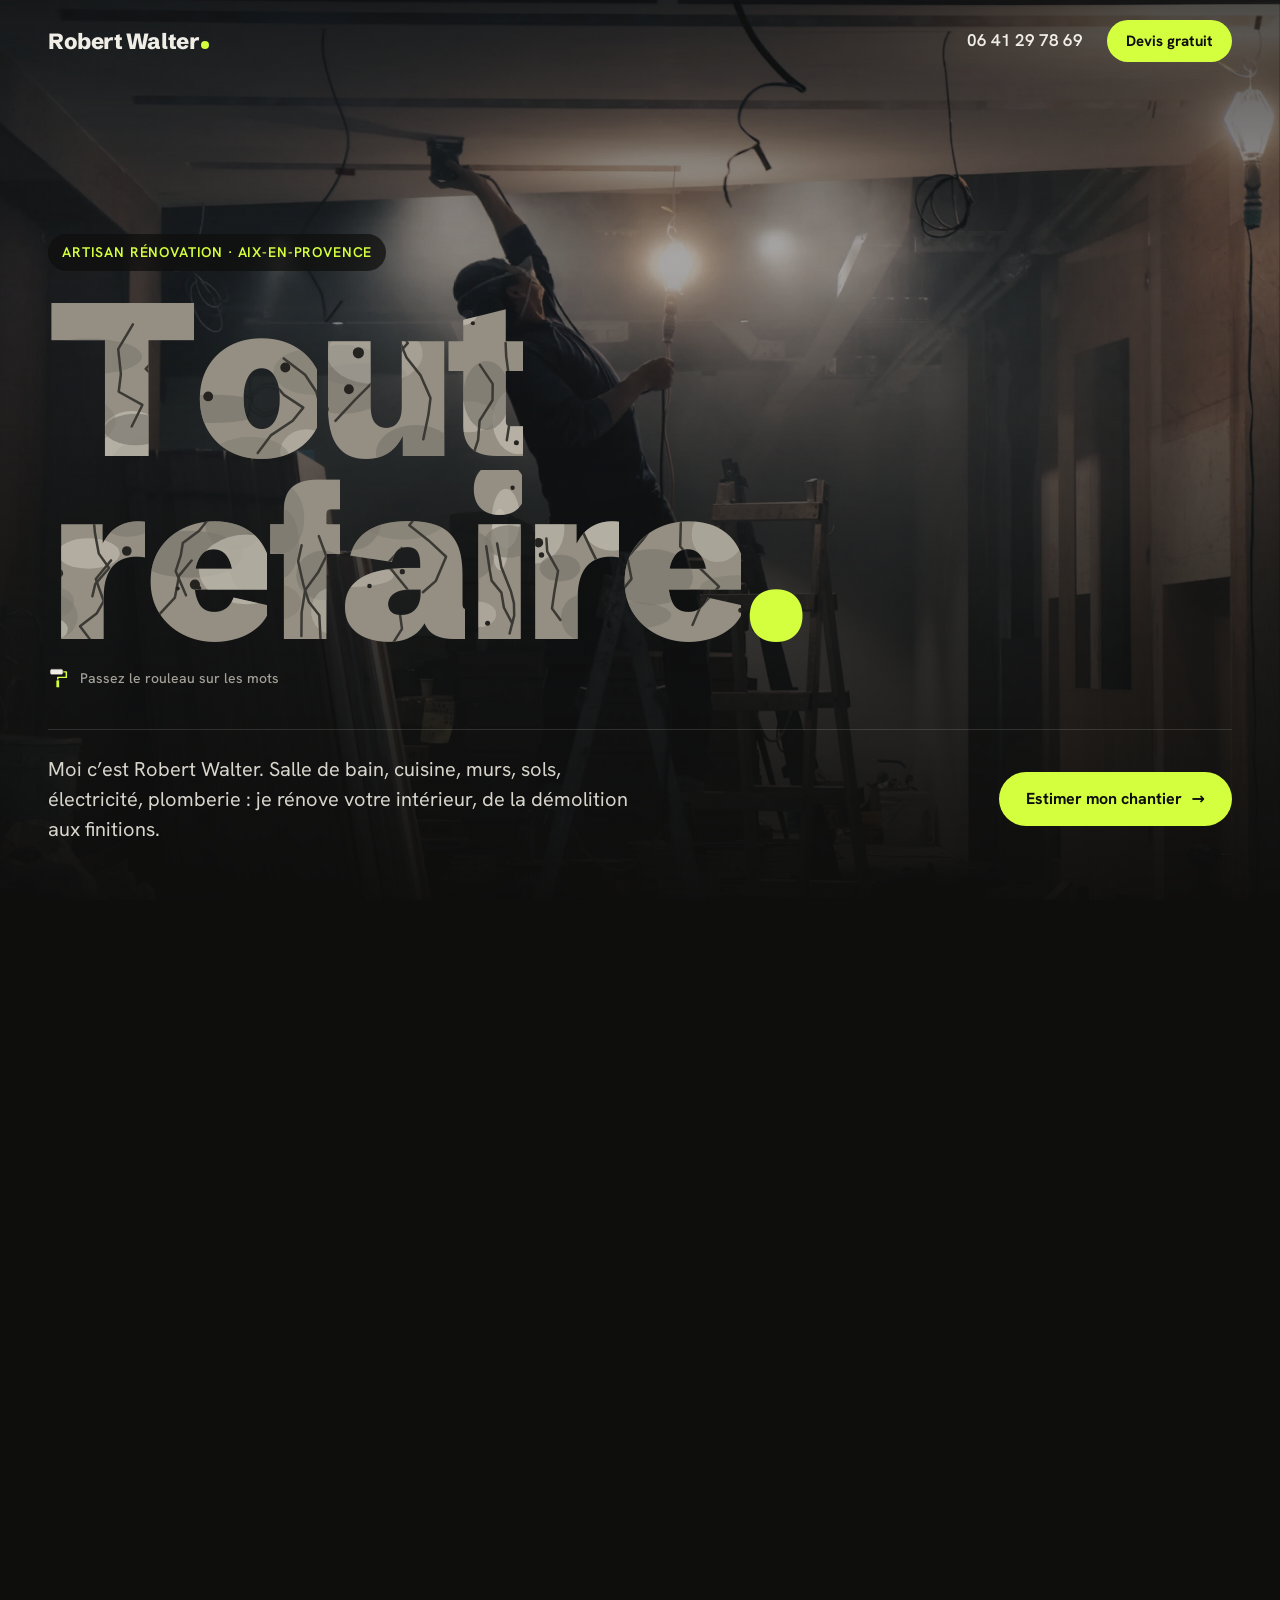
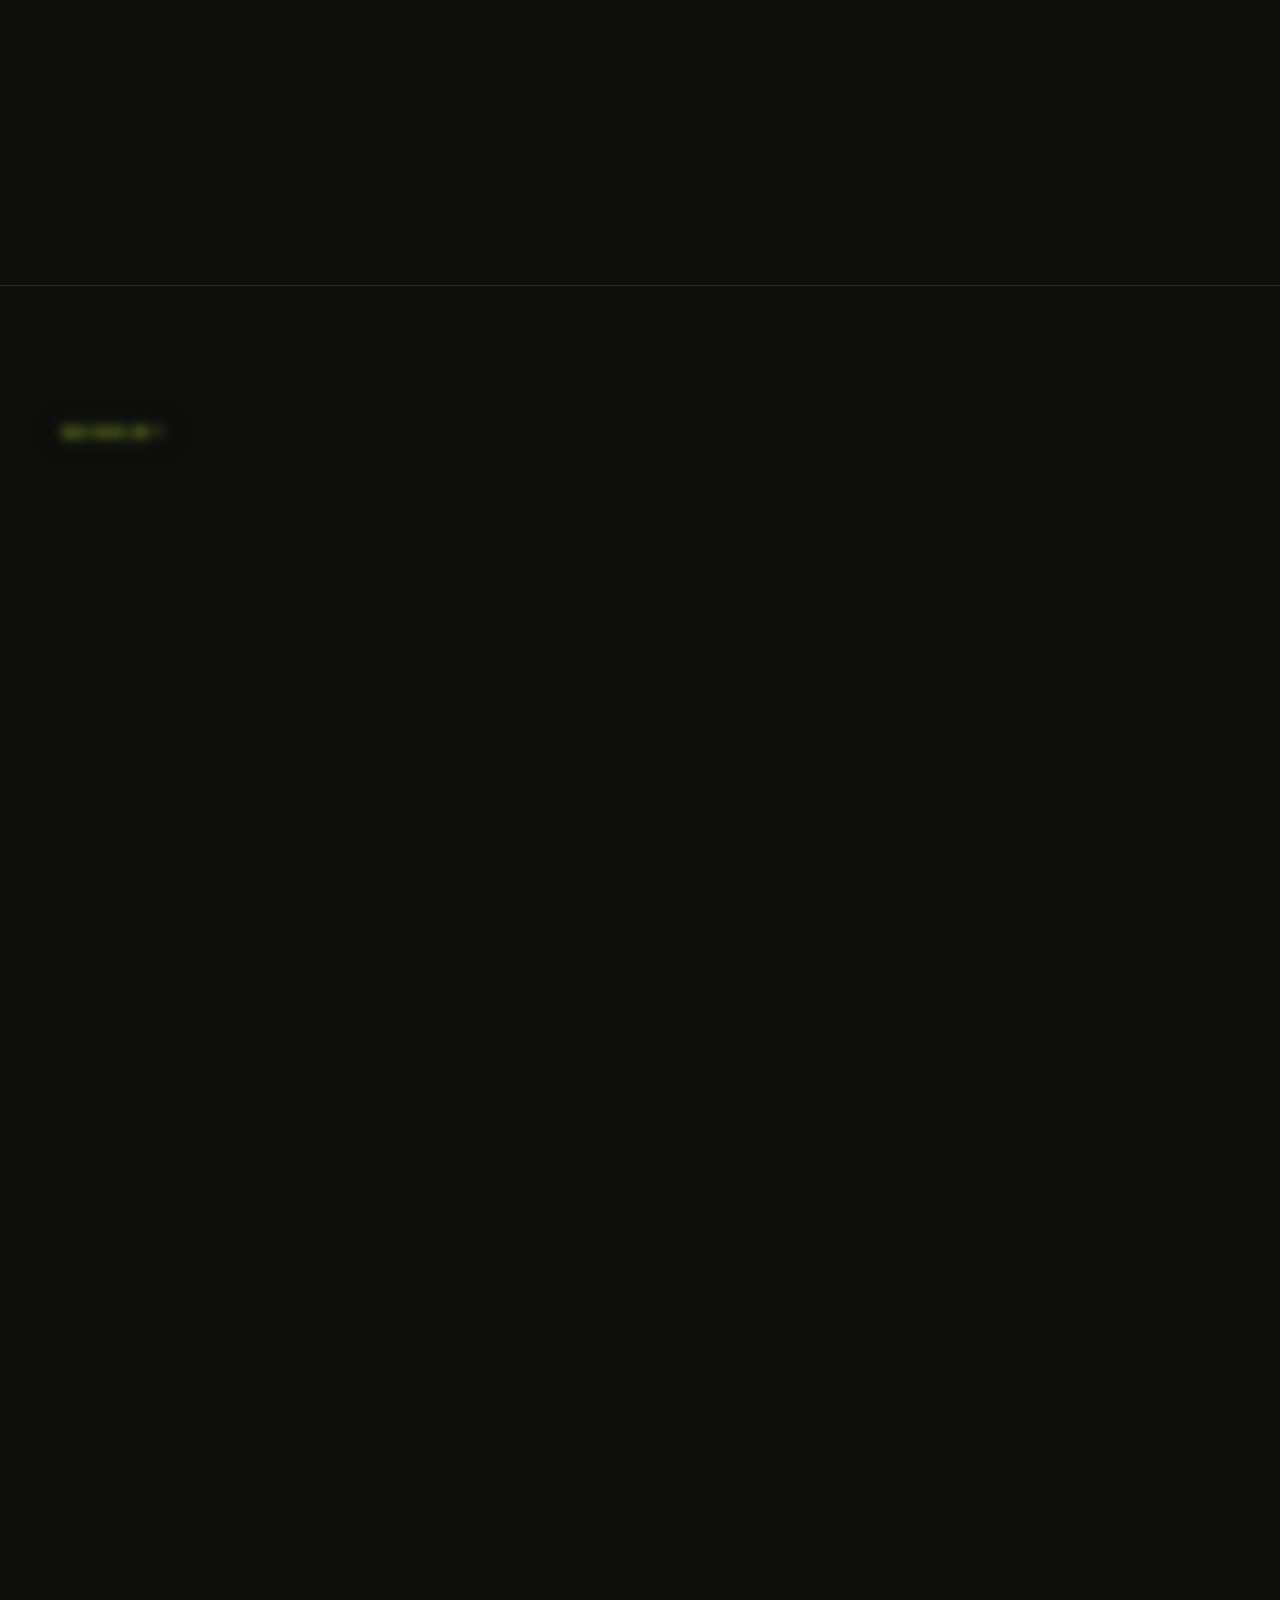
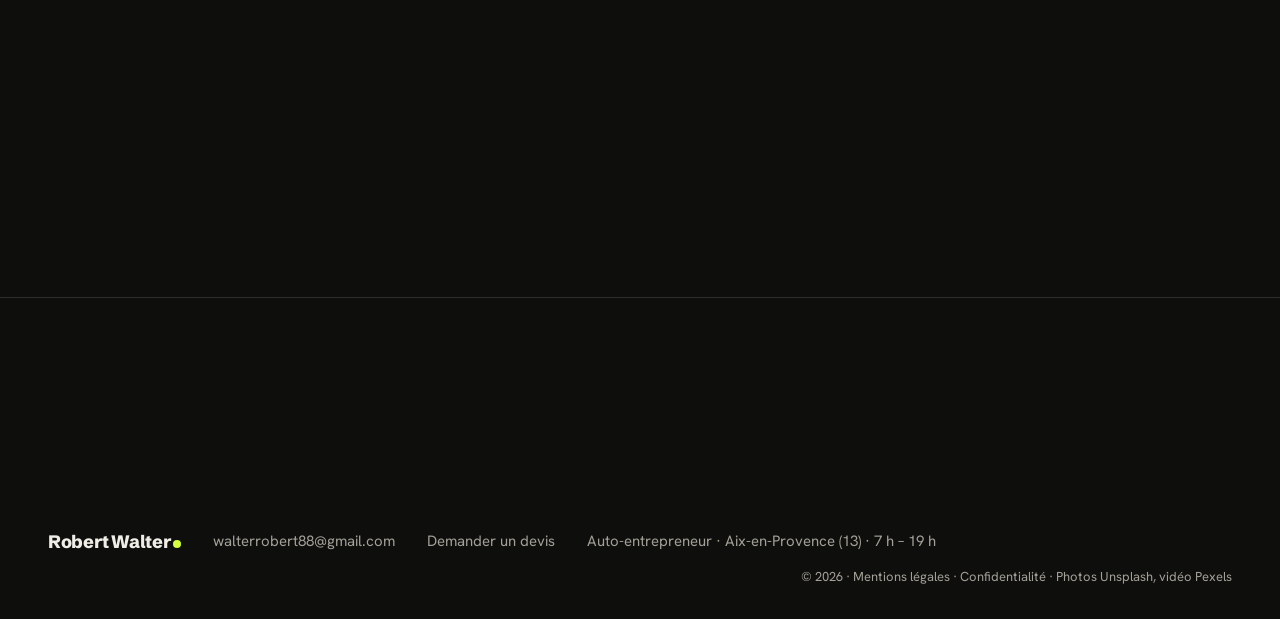
<file: index.html>
<!doctype html>
<html lang="fr">
<head>
<meta charset="utf-8">
<meta name="viewport" content="width=device-width, initial-scale=1">
<title>Robert Walter · Rénovation intérieure à Aix-en-Provence</title>
<meta name="description" content="Robert Walter, artisan rénovation tous corps d’état à Aix-en-Provence : salle de bain, cuisine, plâtrerie, isolation, carrelage, sols, peinture, électricité, plomberie, maçonnerie. Devis gratuit sous 48 h.">
<meta http-equiv="Content-Security-Policy" content="default-src 'self'; script-src 'self' 'sha256-qOhFsq0QMV2REqNwk5hGH5bZE9SkX6gt6yeyKdYPv+U='; style-src 'self' 'unsafe-inline'; font-src 'self'; img-src 'self' data:; media-src 'self'; connect-src https://api.web3forms.com; form-action 'self'; base-uri 'self'; object-src 'none'; upgrade-insecure-requests">
<meta name="referrer" content="strict-origin-when-cross-origin">
<script>document.documentElement.classList.add("js")</script>
<link rel="icon" href="favicon.svg" type="image/svg+xml">
<link rel="stylesheet" href="fonts.css">
<link rel="stylesheet" href="style.css">
<script type="application/ld+json">
{
  "@context": "https://schema.org",
  "@type": "GeneralContractor",
  "name": "Robert Walter",
  "description": "Artisan rénovation tous corps d’état à Aix-en-Provence : salle de bain, cuisine, plâtrerie, isolation, carrelage, sols, peinture, électricité, plomberie, maçonnerie.",
  "url": "https://walter-renovation.github.io/",
  "telephone": "+33641297869",
  "email": "walterrobert88@gmail.com",
  "image": "https://walter-renovation.github.io/img/hero-1920.webp",
  "address": {
    "@type": "PostalAddress",
    "streetAddress": "1785 Route de Loqui",
    "postalCode": "13290",
    "addressLocality": "Aix-en-Provence",
    "addressCountry": "FR"
  },
  "areaServed": {
    "@type": "City",
    "name": "Aix-en-Provence"
  },
  "priceRange": "Devis gratuit"
}
</script>
</head>
<body>

<header class="top">
  <a class="logo" href="#">Robert Walter<i></i></a>
  <a class="top__tel" href="tel:+33641297869">06 41 29 78 69</a>
  <a class="btn btn--lime btn--sm" href="devis.html">Devis gratuit</a>
</header>

<main>
  <!-- HERO -->
  <section class="hero">
    <div class="hero__media" id="hero-media">
    <img class="hero__img" src="img/hero-1920.webp" srcset="img/hero-900.webp 900w, img/hero-1920.webp 1920w" sizes="100vw" alt="Artisan sur une échelle dans une pièce en travaux">
    <video class="hero__video" id="hero-video" muted loop playsinline preload="none" aria-hidden="true"
      data-src="video/chantier-720.mp4"
      data-src-small="video/chantier-540.mp4"></video>
    </div>
    <div class="shards" id="shards" aria-hidden="true"></div>
    <div class="hero__in">
      <p class="hero__where">Artisan rénovation · Aix-en-Provence</p>
      <div class="title-wrap">
        <h1 id="title" aria-label="Tout refaire."><span class="line"><span>Tout</span></span><span class="line"><span>refaire.</span></span></h1>
      </div>
      <p class="hero__hint" id="hint" aria-hidden="true">Passez le rouleau sur les mots</p>
      <div class="hero__bottom">
        <p class="hero__lead">Moi c’est Robert Walter. Salle de bain, cuisine, murs, sols, électricité, plomberie&nbsp;: je rénove votre intérieur, de la démolition aux finitions.</p>
        <a class="btn btn--lime" href="#estimer">Estimer mon chantier <span aria-hidden="true">→</span></a>
      </div>
    </div>
  </section>

  <!-- SERVICES -->
  <section class="services" aria-labelledby="services-t">
    <div class="services__head">
      <h2 id="services-t" data-split>Ce que je fais</h2>
      <p data-reveal style="--d:.25s">Tous corps d’état, un seul interlocuteur&nbsp;: de la première cloison cassée au dernier coup de pinceau.</p>
    </div>
    <div class="panels">
      <article class="panel" data-reveal>
        <img src="img/salle-de-bain.webp" alt="Salle de bain rénovée avec douche à l’italienne et grand miroir" loading="lazy">
        <div class="panel__txt"><h3>Salle de bain</h3><p>Douche à l’italienne, faïence, meuble vasque. Clé en main.</p></div>
      </article>
      <article class="panel" data-reveal>
        <img src="img/cuisine.webp" alt="Cuisine rustique rénovée avec îlot en bois" loading="lazy">
        <div class="panel__txt"><h3>Cuisine</h3><p>Dépose de l’ancienne, réseaux, pose et finitions.</p></div>
      </article>
      <article class="panel" data-reveal>
        <img src="img/platrerie.webp" alt="Mains appliquant du plâtre sur un mur avec des platoirs" loading="lazy">
        <div class="panel__txt"><h3>Plâtrerie</h3><p>Cloisons, faux plafonds, isolation, enduits.</p></div>
      </article>
      <article class="panel" data-reveal>
        <img src="img/peinture.webp" alt="Rouleau de peinture sur un mur blanc" loading="lazy">
        <div class="panel__txt"><h3>Sols &amp; peinture</h3><p>Carrelage, parquet, peinture : les finitions qui changent tout.</p></div>
      </article>
    </div>
    <div class="services__more" data-reveal>
      <span class="services__more-label">Et aussi&nbsp;:</span>
      <span>Isolation</span><span>Carrelage</span><span>Parquet</span><span>Électricité</span><span>Plomberie</span><span>Maçonnerie</span><span>Démolition &amp; dépose</span>
    </div>
  </section>

  <!-- QUI SUIS-JE -->
  <section class="about" aria-labelledby="about-t">
    <div class="about__intro">
      <p class="hero__where" data-reveal>Qui suis-je&nbsp;?</p>
      <h2 id="about-t" data-split>Robert Walter,<br>artisan à Aix-en-Provence.</h2>
    </div>
    <div class="about__body">
      <div class="about__text">
      <p data-reveal style="--d:.15s">Artisan indépendant, je rénove maisons et appartements à Aix-en-Provence et dans ses environs. Je m’occupe de tout, de la dépose de l’existant jusqu’aux finitions&nbsp;: vous n’avez qu’un seul interlocuteur du premier rendez-vous à la fin du chantier.</p>
      <p data-reveal style="--d:.25s">Je viens voir votre projet sur place, puis je vous remets un devis clair et détaillé, poste par poste. Vous savez exactement ce qui sera fait, et pour quel prix.</p>
      </div>
      <ul class="about__facts">
        <li data-reveal style="--d:.3s"><b>Tous corps d’état</b><span>Plâtrerie, carrelage, électricité, plomberie, peinture…</span></li>
        <li data-reveal style="--d:.4s"><b>Un seul interlocuteur</b><span>Du premier rendez-vous à la fin du chantier.</span></li>
        <li data-reveal style="--d:.5s"><b>Basé à Aix</b><span>Interventions à Aix-en-Provence et dans ses environs.</span></li>
        <li data-reveal style="--d:.6s"><b>Joignable 7&nbsp;h – 19&nbsp;h</b><span><a href="tel:+33641297869">06 41 29 78 69</a></span></li>
      </ul>
    </div>
  </section>

  <!-- ESTIMATION -->
  <section class="estimer" id="estimer" aria-labelledby="estimer-t">
    <div class="estimer__intro">
      <h2 id="estimer-t" data-split>Votre devis<br>en 3 clics.</h2>
      <p data-reveal style="--d:.3s">Pas de long formulaire. Je vous rappelle sous 48&nbsp;h, c’est gratuit et sans engagement.</p>
      <a class="estimer__call" href="tel:+33641297869" data-reveal style="--d:.45s"><span>Ou appelez-moi directement, de 7&nbsp;h à 19&nbsp;h</span>06 41 29 78 69</a>
      <a class="estimer__full" href="devis.html" data-reveal style="--d:.55s">Projet plus complexe&nbsp;? <b>Formulaire détaillé →</b></a>
    </div>

    <form class="wizard" id="wizard" novalidate data-reveal>
      <div class="wizard__bar" aria-hidden="true"><span id="bar"></span></div>
      <p class="wizard__count" id="count">Étape 1 sur 3</p>

      <fieldset class="step is-active" data-step="1">
        <legend>Quel type de travaux&nbsp;?</legend>
        <div class="choices choices--big">
          <label><input type="radio" name="travaux" value="Salle de bain"><span>Salle de bain</span></label>
          <label><input type="radio" name="travaux" value="Cuisine"><span>Cuisine</span></label>
          <label><input type="radio" name="travaux" value="Rénovation complète"><span>Rénovation complète</span></label>
          <label><input type="radio" name="travaux" value="Autres travaux"><span>Autres travaux</span></label>
        </div>
        <p class="err" data-for="1">Choisissez un type de travaux.</p>
      </fieldset>

      <fieldset class="step" data-step="2">
        <legend>Où et quelle taille&nbsp;?</legend>
        <label class="field">
          <span>Commune du chantier</span>
          <input type="text" name="commune" autocomplete="address-level2" placeholder="ex. Aix-en-Provence" maxlength="80">
        </label>
        <p class="sub">Surface approximative</p>
        <div class="choices">
          <label><input type="radio" name="surface" value="Moins de 20 m²"><span>&lt; 20 m²</span></label>
          <label><input type="radio" name="surface" value="20 à 80 m²"><span>20–80 m²</span></label>
          <label><input type="radio" name="surface" value="80 à 200 m²"><span>80–200 m²</span></label>
          <label><input type="radio" name="surface" value="Plus de 200 m²"><span>200 m² +</span></label>
        </div>
        <p class="err" data-for="2">Indiquez au moins la commune.</p>
      </fieldset>

      <fieldset class="step" data-step="3">
        <legend>Comment vous joindre&nbsp;?</legend>
        <div class="row">
          <label class="field"><span>Nom</span><input type="text" name="nom" autocomplete="name" maxlength="80"></label>
          <label class="field"><span>Téléphone</span><input type="tel" name="telephone" autocomplete="tel" maxlength="20"></label>
        </div>
        <label class="field"><span>Un détail à ajouter&nbsp;? <em>(facultatif)</em></span><textarea name="message" rows="2" maxlength="1000"></textarea></label>
        <p class="err" data-for="3">Nom et téléphone valides, s’il vous plaît.</p>
        <p class="rgpd-note">Vos coordonnées servent uniquement à vous recontacter pour ce devis. <a href="confidentialite.html">Données personnelles</a></p>
      </fieldset>

      <div class="step step--done" data-step="4" tabindex="-1">
        <p class="done__big"><svg class="check" viewBox="0 0 52 52" aria-hidden="true"><circle cx="26" cy="26" r="24"/><path d="M15 27l7 7 15-16"/></svg>C’est noté.</p>
        <p id="done-msg">Je vous rappelle sous 48&nbsp;h pour passer voir le chantier.</p>
      </div>

      <input type="checkbox" name="botcheck" class="hp" tabindex="-1" autocomplete="off">

      <div class="wizard__nav" id="nav">
        <button type="button" class="btn btn--ghost" id="prev">← Retour</button>
        <button type="submit" class="btn btn--lime" id="next">Continuer</button>
      </div>
    </form>
  </section>
</main>

<footer class="foot">
  <a class="foot__big" href="tel:+33641297869" aria-label="Appeler le 06 41 29 78 69"><span data-split="chars">06 41 29 78 69</span></a>
  <div class="foot__row">
    <span class="logo">Robert Walter<i></i></span>
    <a href="mailto:walterrobert88@gmail.com">walterrobert88@gmail.com</a>
    <a href="devis.html">Demander un devis</a>
    <span>Auto-entrepreneur · Aix-en-Provence (13) · 7&nbsp;h – 19&nbsp;h</span>
    <span class="foot__small">© <span id="year">2026</span> · <a href="mentions-legales.html">Mentions légales</a> · <a href="confidentialite.html">Confidentialité</a> · Photos Unsplash, vidéo Pexels</span>
  </div>
</footer>

<script src="script.js"></script>
</body>
</html>
</file>
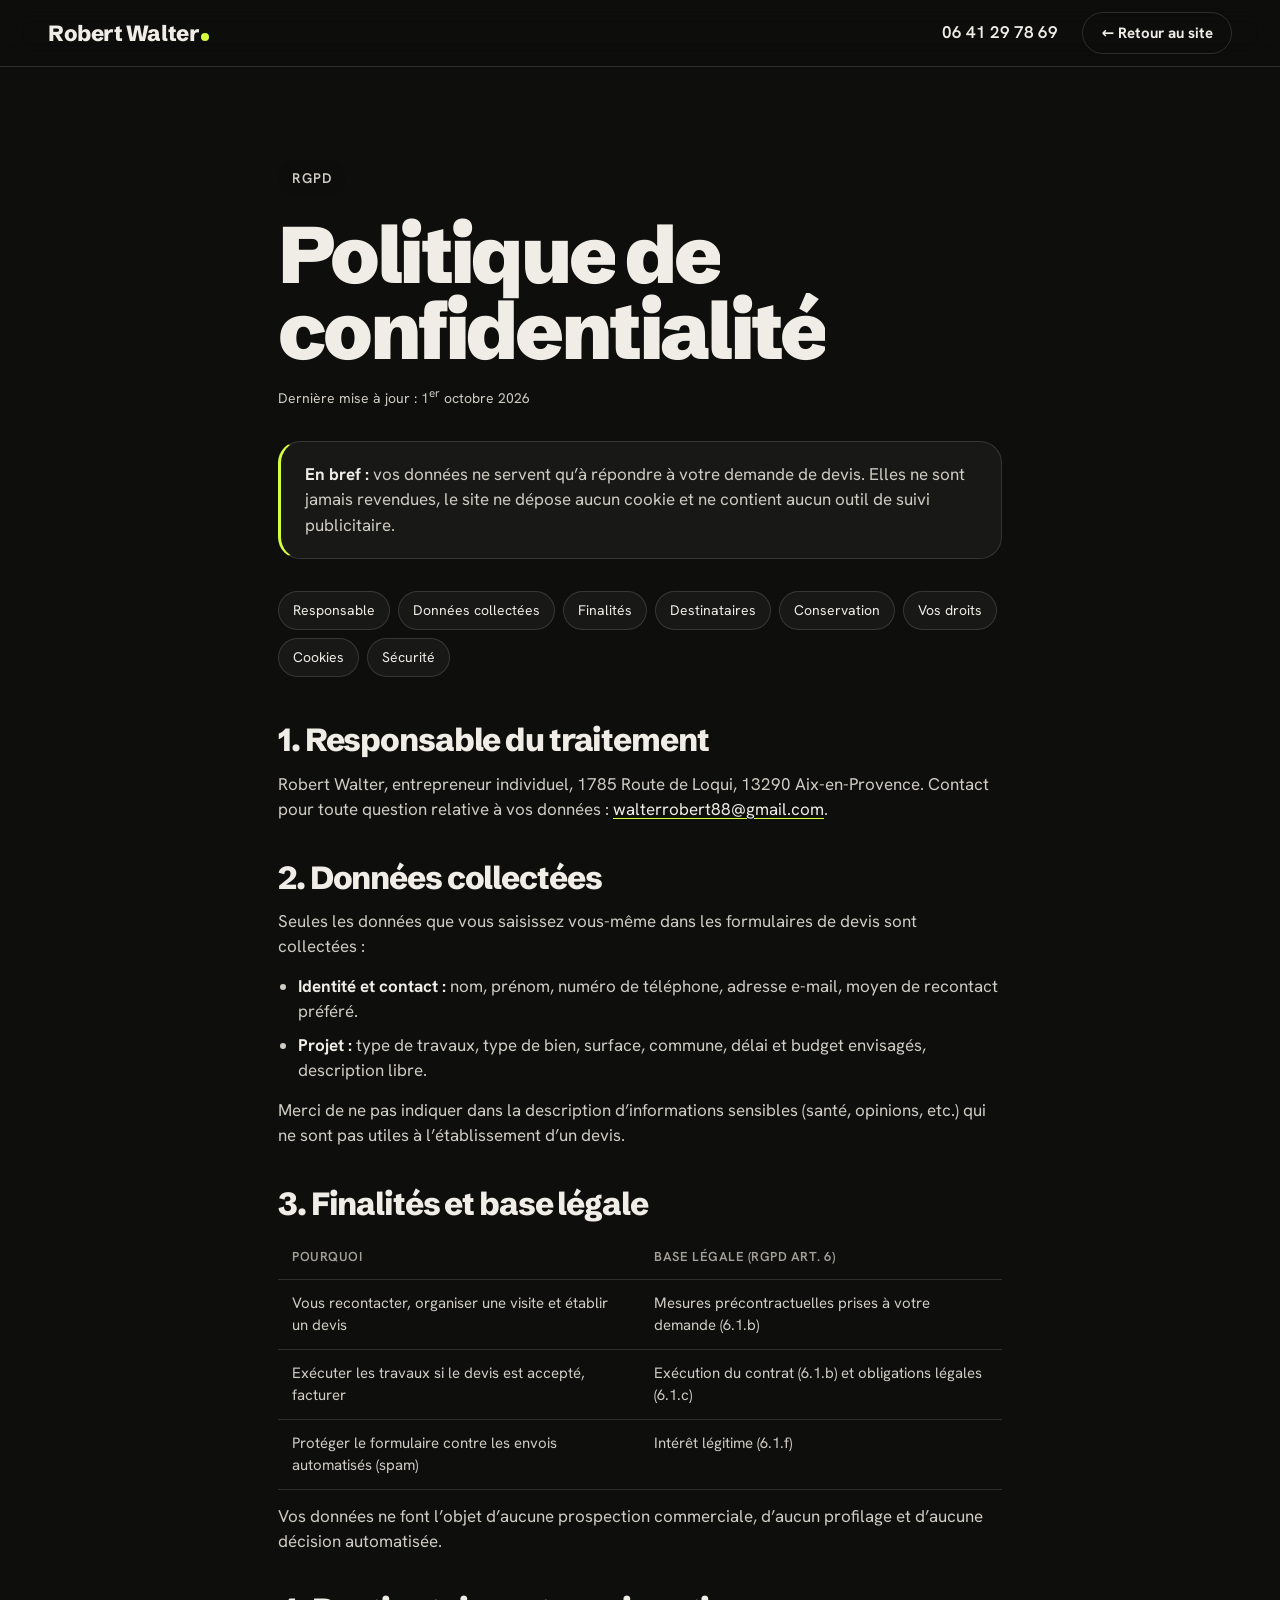
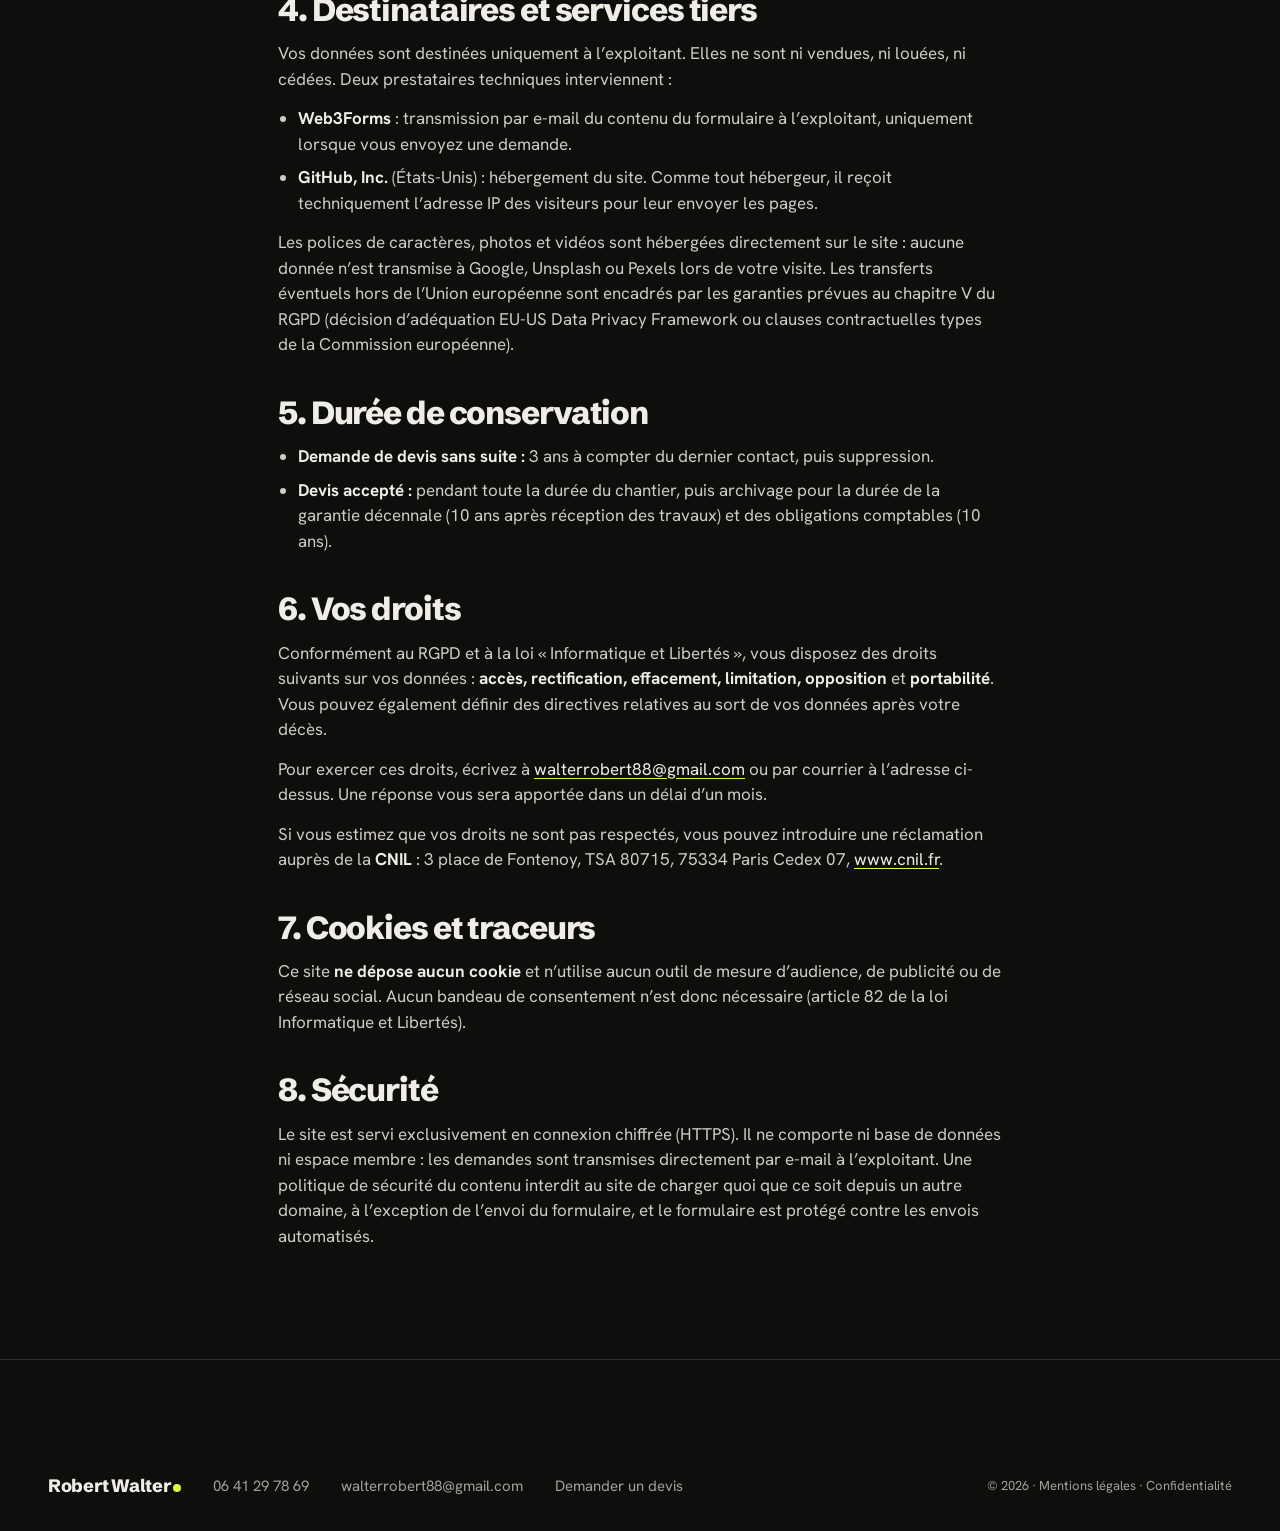
<file: confidentialite.html>
<!doctype html>
<html lang="fr">
<head>
<meta charset="utf-8">
<meta name="viewport" content="width=device-width, initial-scale=1">
<title>Politique de confidentialité · Robert Walter Rénovation</title>
<meta name="description" content="Comment Robert Walter collecte, utilise et protège vos données personnelles (RGPD).">
<meta name="robots" content="noindex, follow">
<meta http-equiv="Content-Security-Policy" content="default-src 'self'; script-src 'self' 'sha256-qOhFsq0QMV2REqNwk5hGH5bZE9SkX6gt6yeyKdYPv+U='; style-src 'self' 'unsafe-inline'; font-src 'self'; img-src 'self' data:; media-src 'self'; connect-src https://api.web3forms.com; form-action 'self'; base-uri 'self'; object-src 'none'; upgrade-insecure-requests">
<meta name="referrer" content="strict-origin-when-cross-origin">
<script>document.documentElement.classList.add("js")</script>
<link rel="icon" href="favicon.svg" type="image/svg+xml">
<link rel="stylesheet" href="fonts.css">
<link rel="stylesheet" href="style.css">
</head>
<body class="page-legal">

<header class="top top--solid">
  <a class="logo" href="index.html">Robert Walter<i></i></a>
  <a class="top__tel" href="tel:+33641297869">06 41 29 78 69</a>
  <a class="btn btn--ghost btn--sm" href="index.html">← Retour au site</a>
</header>

<main class="legal">
  <p class="hero__where">RGPD</p>
  <h1 data-split>Politique de confidentialité</h1>
  <p class="legal__date">Dernière mise à jour : 1<sup>er</sup> octobre 2026</p>

  <div class="legal__summary">
    <p><strong>En bref&nbsp;:</strong> vos données ne servent qu’à répondre à votre demande de devis. Elles ne sont jamais revendues, le site ne dépose aucun cookie et ne contient aucun outil de suivi publicitaire.</p>
  </div>

  <nav class="legal__toc" aria-label="Sommaire">
    <a href="#responsable">Responsable</a>
    <a href="#donnees">Données collectées</a>
    <a href="#finalites">Finalités</a>
    <a href="#destinataires">Destinataires</a>
    <a href="#duree">Conservation</a>
    <a href="#droits">Vos droits</a>
    <a href="#cookies">Cookies</a>
    <a href="#securite">Sécurité</a>
  </nav>

  <section id="responsable">
    <h2>1. Responsable du traitement</h2>
    <p>Robert Walter, entrepreneur individuel, 1785 Route de Loqui, 13290 Aix-en-Provence. Contact pour toute question relative à vos données&nbsp;: <a href="mailto:walterrobert88@gmail.com">walterrobert88@gmail.com</a>.</p>
  </section>

  <section id="donnees">
    <h2>2. Données collectées</h2>
    <p>Seules les données que vous saisissez vous-même dans les formulaires de devis sont collectées&nbsp;:</p>
    <ul>
      <li><strong>Identité et contact&nbsp;:</strong> nom, prénom, numéro de téléphone, adresse e-mail, moyen de recontact préféré.</li>
      <li><strong>Projet&nbsp;:</strong> type de travaux, type de bien, surface, commune, délai et budget envisagés, description libre.</li>
    </ul>
    <p>Merci de ne pas indiquer dans la description d’informations sensibles (santé, opinions, etc.) qui ne sont pas utiles à l’établissement d’un devis.</p>
  </section>

  <section id="finalites">
    <h2>3. Finalités et base légale</h2>
    <table class="legal__table">
      <thead><tr><th>Pourquoi</th><th>Base légale (RGPD art. 6)</th></tr></thead>
      <tbody>
        <tr><td>Vous recontacter, organiser une visite et établir un devis</td><td>Mesures précontractuelles prises à votre demande (6.1.b)</td></tr>
        <tr><td>Exécuter les travaux si le devis est accepté, facturer</td><td>Exécution du contrat (6.1.b) et obligations légales (6.1.c)</td></tr>
        <tr><td>Protéger le formulaire contre les envois automatisés (spam)</td><td>Intérêt légitime (6.1.f)</td></tr>
      </tbody>
    </table>
    <p>Vos données ne font l’objet d’aucune prospection commerciale, d’aucun profilage et d’aucune décision automatisée.</p>
  </section>

  <section id="destinataires">
    <h2>4. Destinataires et services tiers</h2>
    <p>Vos données sont destinées uniquement à l’exploitant. Elles ne sont ni vendues, ni louées, ni cédées. Deux prestataires techniques interviennent&nbsp;:</p>
    <ul>
      <li><strong>Web3Forms</strong>&nbsp;: transmission par e-mail du contenu du formulaire à l’exploitant, uniquement lorsque vous envoyez une demande.</li>
      <li><strong>GitHub, Inc.</strong> (États-Unis)&nbsp;: hébergement du site. Comme tout hébergeur, il reçoit techniquement l’adresse IP des visiteurs pour leur envoyer les pages.</li>
    </ul>
    <p>Les polices de caractères, photos et vidéos sont hébergées directement sur le site&nbsp;: aucune donnée n’est transmise à Google, Unsplash ou Pexels lors de votre visite. Les transferts éventuels hors de l’Union européenne sont encadrés par les garanties prévues au chapitre V du RGPD (décision d’adéquation EU-US Data Privacy Framework ou clauses contractuelles types de la Commission européenne).</p>
  </section>

  <section id="duree">
    <h2>5. Durée de conservation</h2>
    <ul>
      <li><strong>Demande de devis sans suite&nbsp;:</strong> 3 ans à compter du dernier contact, puis suppression.</li>
      <li><strong>Devis accepté&nbsp;:</strong> pendant toute la durée du chantier, puis archivage pour la durée de la garantie décennale (10 ans après réception des travaux) et des obligations comptables (10 ans).</li>
    </ul>
  </section>

  <section id="droits">
    <h2>6. Vos droits</h2>
    <p>Conformément au RGPD et à la loi «&nbsp;Informatique et Libertés&nbsp;», vous disposez des droits suivants sur vos données&nbsp;: <strong>accès, rectification, effacement, limitation, opposition</strong> et <strong>portabilité</strong>. Vous pouvez également définir des directives relatives au sort de vos données après votre décès.</p>
    <p>Pour exercer ces droits, écrivez à <a href="mailto:walterrobert88@gmail.com">walterrobert88@gmail.com</a> ou par courrier à l’adresse ci-dessus. Une réponse vous sera apportée dans un délai d’un mois.</p>
    <p>Si vous estimez que vos droits ne sont pas respectés, vous pouvez introduire une réclamation auprès de la <strong>CNIL</strong>&nbsp;: 3 place de Fontenoy, TSA 80715, 75334 Paris Cedex 07, <a href="https://www.cnil.fr" rel="noopener">www.cnil.fr</a>.</p>
  </section>

  <section id="cookies">
    <h2>7. Cookies et traceurs</h2>
    <p>Ce site <strong>ne dépose aucun cookie</strong> et n’utilise aucun outil de mesure d’audience, de publicité ou de réseau social. Aucun bandeau de consentement n’est donc nécessaire (article 82 de la loi Informatique et Libertés).</p>
  </section>

  <section id="securite">
    <h2>8. Sécurité</h2>
    <p>Le site est servi exclusivement en connexion chiffrée (HTTPS). Il ne comporte ni base de données ni espace membre&nbsp;: les demandes sont transmises directement par e-mail à l’exploitant. Une politique de sécurité du contenu interdit au site de charger quoi que ce soit depuis un autre domaine, à l’exception de l’envoi du formulaire, et le formulaire est protégé contre les envois automatisés.</p>
  </section>
</main>

<footer class="foot">
  <div class="foot__row">
    <a class="logo" href="index.html">Robert Walter<i></i></a>
    <a href="tel:+33641297869">06 41 29 78 69</a>
    <a href="mailto:walterrobert88@gmail.com">walterrobert88@gmail.com</a>
    <a href="devis.html">Demander un devis</a>
    <span class="foot__small">© <span id="year">2026</span> · <a href="mentions-legales.html">Mentions légales</a> · <a href="confidentialite.html">Confidentialité</a></span>
  </div>
</footer>

<script src="script.js"></script>
</body>
</html>
</file>
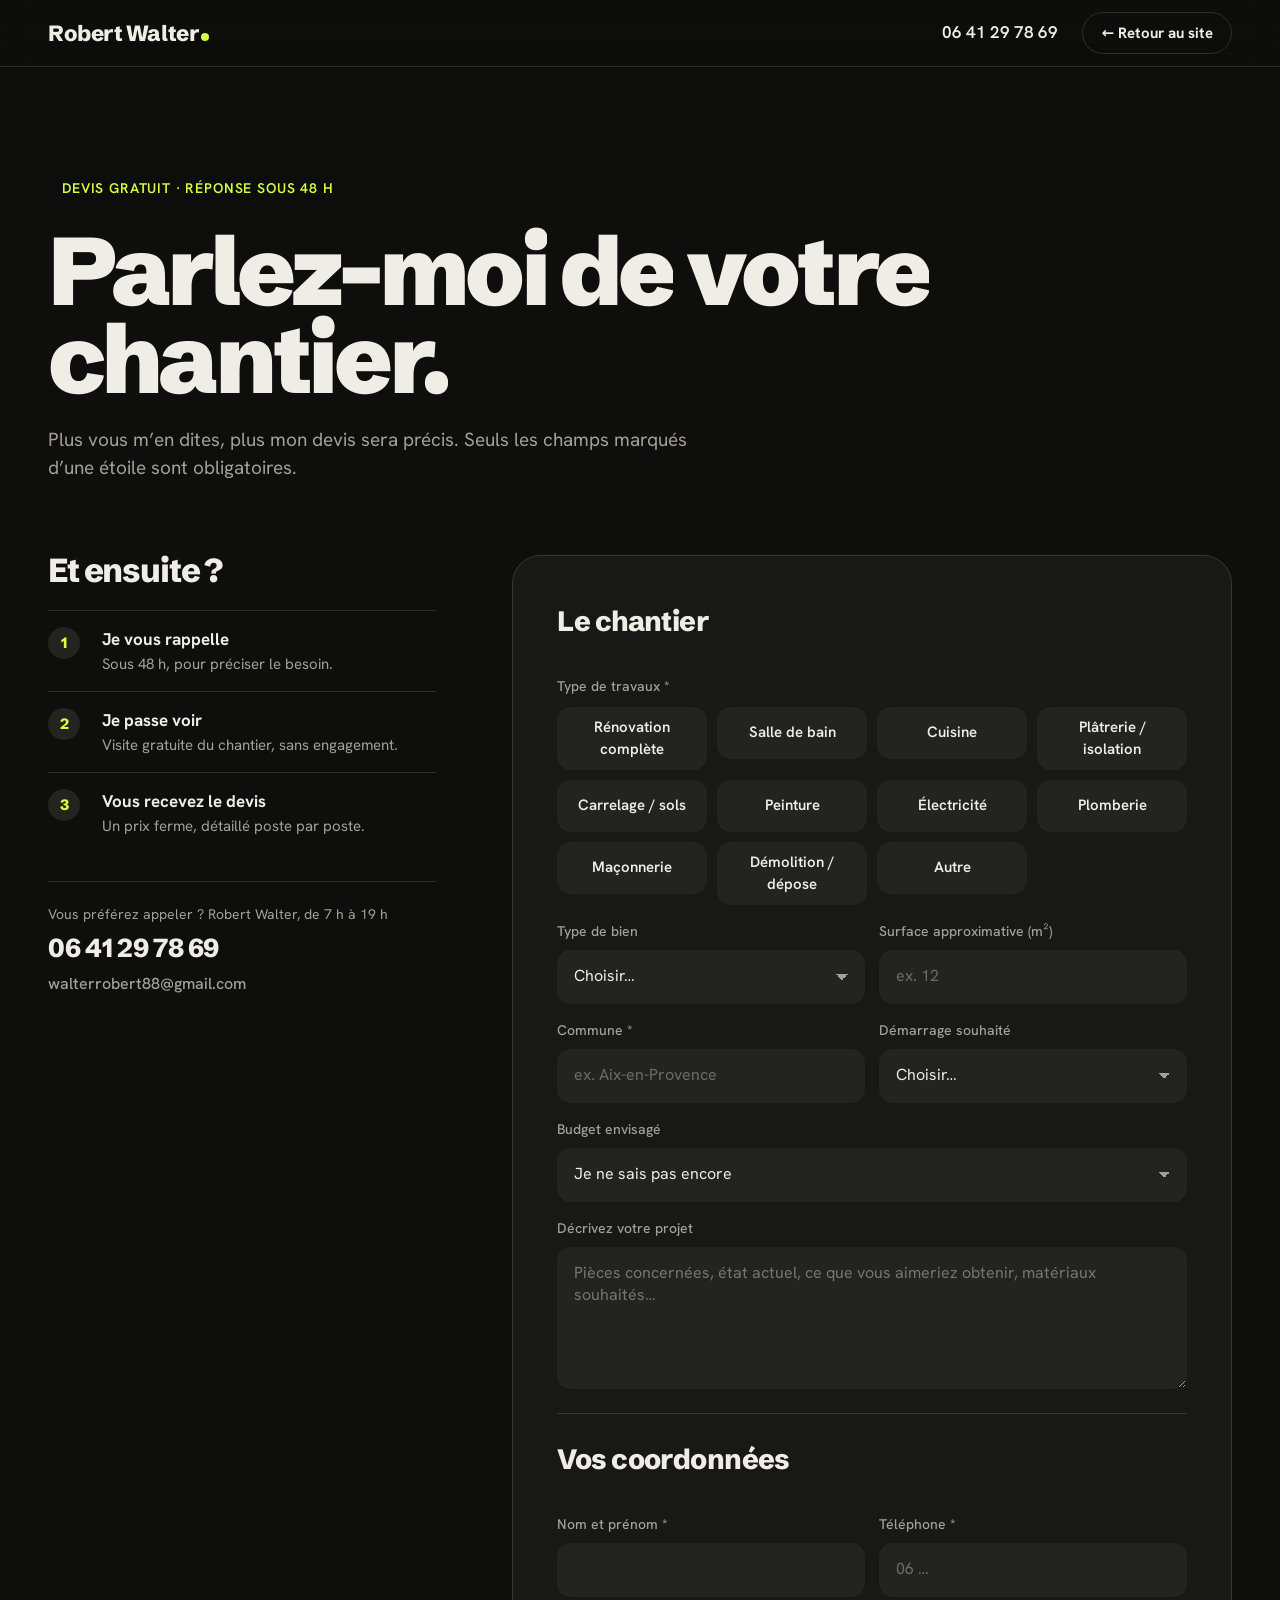
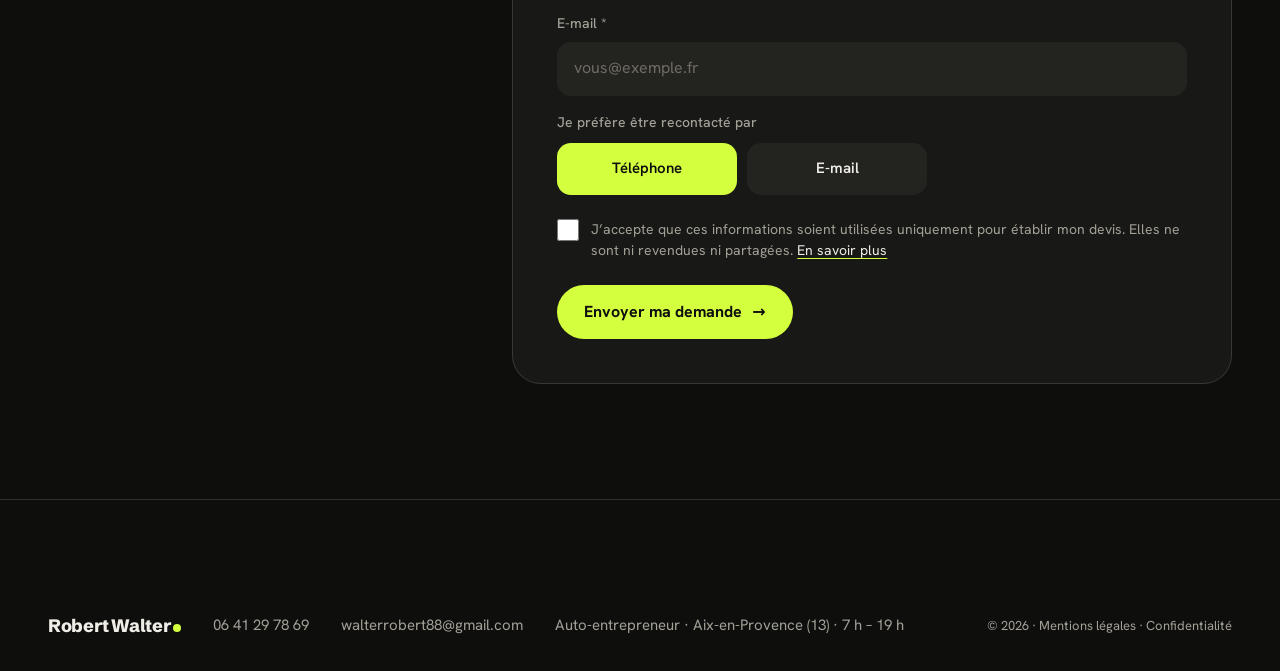
<file: devis.html>
<!doctype html>
<html lang="fr">
<head>
<meta charset="utf-8">
<meta name="viewport" content="width=device-width, initial-scale=1">
<title>Demande de devis · Robert Walter Rénovation</title>
<meta name="description" content="Demandez un devis gratuit pour la rénovation de votre salle de bain, cuisine, électricité, plomberie, murs ou sols à Aix-en-Provence et alentours. Réponse sous 48 h.">
<meta http-equiv="Content-Security-Policy" content="default-src 'self'; script-src 'self' 'sha256-qOhFsq0QMV2REqNwk5hGH5bZE9SkX6gt6yeyKdYPv+U='; style-src 'self' 'unsafe-inline'; font-src 'self'; img-src 'self' data:; media-src 'self'; connect-src https://api.web3forms.com; form-action 'self'; base-uri 'self'; object-src 'none'; upgrade-insecure-requests">
<meta name="referrer" content="strict-origin-when-cross-origin">
<script>document.documentElement.classList.add("js")</script>
<link rel="icon" href="favicon.svg" type="image/svg+xml">
<link rel="stylesheet" href="fonts.css">
<link rel="stylesheet" href="style.css">
</head>
<body class="page-devis">

<header class="top top--solid">
  <a class="logo" href="index.html">Robert Walter<i></i></a>
  <a class="top__tel" href="tel:+33641297869">06 41 29 78 69</a>
  <a class="btn btn--ghost btn--sm" href="index.html">← Retour au site</a>
</header>

<main class="devis-page">
  <section class="dp-head">
    <p class="hero__where">Devis gratuit · Réponse sous 48 h</p>
    <h1 data-split>Parlez-moi de votre chantier.</h1>
    <p class="dp-lead" data-reveal style="--d:.3s">Plus vous m’en dites, plus mon devis sera précis. Seuls les champs marqués d’une étoile sont obligatoires.</p>
  </section>

  <div class="dp-grid">
    <aside class="dp-aside" data-reveal>
      <h2>Et ensuite&nbsp;?</h2>
      <ol class="dp-steps">
        <li><b>Je vous rappelle</b><span>Sous 48&nbsp;h, pour préciser le besoin.</span></li>
        <li><b>Je passe voir</b><span>Visite gratuite du chantier, sans engagement.</span></li>
        <li><b>Vous recevez le devis</b><span>Un prix ferme, détaillé poste par poste.</span></li>
      </ol>
      <div class="dp-contact">
        <span>Vous préférez appeler&nbsp;? Robert Walter, de 7&nbsp;h à 19&nbsp;h</span>
        <a href="tel:+33641297869">06 41 29 78 69</a>
        <a class="dp-mail" href="mailto:walterrobert88@gmail.com">walterrobert88@gmail.com</a>
      </div>
    </aside>

    <form class="dp-form" id="devis-form" novalidate data-reveal style="--d:.1s">
      <fieldset class="dp-block">
        <legend>Le chantier</legend>

        <div class="dp-field">
          <span class="dp-label">Type de travaux *</span>
          <div class="choices choices--multi">
            <label><input type="checkbox" name="travaux" value="Rénovation complète"><span>Rénovation complète</span></label>
            <label><input type="checkbox" name="travaux" value="Salle de bain"><span>Salle de bain</span></label>
            <label><input type="checkbox" name="travaux" value="Cuisine"><span>Cuisine</span></label>
            <label><input type="checkbox" name="travaux" value="Plâtrerie / isolation"><span>Plâtrerie / isolation</span></label>
            <label><input type="checkbox" name="travaux" value="Carrelage / sols"><span>Carrelage / sols</span></label>
            <label><input type="checkbox" name="travaux" value="Peinture"><span>Peinture</span></label>
            <label><input type="checkbox" name="travaux" value="Électricité"><span>Électricité</span></label>
            <label><input type="checkbox" name="travaux" value="Plomberie"><span>Plomberie</span></label>
            <label><input type="checkbox" name="travaux" value="Maçonnerie"><span>Maçonnerie</span></label>
            <label><input type="checkbox" name="travaux" value="Démolition / dépose"><span>Démolition / dépose</span></label>
            <label><input type="checkbox" name="travaux" value="Autre"><span>Autre</span></label>
          </div>
          <p class="dp-err" data-err="travaux">Cochez au moins un type de travaux.</p>
        </div>

        <div class="row">
          <label class="field">
            <span>Type de bien</span>
            <select name="bien">
              <option value="">Choisir…</option>
              <option>Maison</option>
              <option>Appartement</option>
              <option>Local professionnel</option>
              <option>Autre</option>
            </select>
          </label>
          <label class="field">
            <span>Surface approximative (m²)</span>
            <input type="number" name="surface" min="1" max="100000" inputmode="numeric" placeholder="ex. 12">
          </label>
        </div>

        <div class="row">
          <label class="field">
            <span>Commune *</span>
            <input type="text" name="commune" autocomplete="address-level2" placeholder="ex. Aix-en-Provence" maxlength="80">
            <em class="dp-err" data-err="commune">Indiquez la commune du chantier.</em>
          </label>
          <label class="field">
            <span>Démarrage souhaité</span>
            <select name="delai">
              <option value="">Choisir…</option>
              <option>Dès que possible</option>
              <option>Dans le mois</option>
              <option>Dans 1 à 3 mois</option>
              <option>Pas encore fixé</option>
            </select>
          </label>
        </div>

        <label class="field">
          <span>Budget envisagé</span>
          <select name="budget">
            <option value="">Je ne sais pas encore</option>
            <option>Moins de 5 000 €</option>
            <option>5 000 à 15 000 €</option>
            <option>15 000 à 30 000 €</option>
            <option>Plus de 30 000 €</option>
          </select>
        </label>

        <label class="field">
          <span>Décrivez votre projet</span>
          <textarea name="message" rows="5" maxlength="3000" placeholder="Pièces concernées, état actuel, ce que vous aimeriez obtenir, matériaux souhaités…"></textarea>
        </label>
      </fieldset>

      <fieldset class="dp-block">
        <legend>Vos coordonnées</legend>
        <div class="row">
          <label class="field">
            <span>Nom et prénom *</span>
            <input type="text" name="nom" autocomplete="name" maxlength="80">
            <em class="dp-err" data-err="nom">Indiquez votre nom.</em>
          </label>
          <label class="field">
            <span>Téléphone *</span>
            <input type="tel" name="telephone" autocomplete="tel" placeholder="06 …" maxlength="20">
            <em class="dp-err" data-err="telephone">Numéro de téléphone invalide.</em>
          </label>
        </div>
        <label class="field">
          <span>E-mail *</span>
          <input type="email" name="email" autocomplete="email" placeholder="vous@exemple.fr" maxlength="120">
          <em class="dp-err" data-err="email">Adresse e-mail invalide.</em>
        </label>

        <div class="dp-field">
          <span class="dp-label">Je préfère être recontacté par</span>
          <div class="choices choices--inline">
            <label><input type="radio" name="contact" value="Téléphone" checked><span>Téléphone</span></label>
            <label><input type="radio" name="contact" value="E-mail"><span>E-mail</span></label>
          </div>
        </div>
      </fieldset>

      <input type="checkbox" name="botcheck" class="hp" tabindex="-1" autocomplete="off">

      <label class="dp-consent">
        <input type="checkbox" name="rgpd">
        <span>J’accepte que ces informations soient utilisées uniquement pour établir mon devis. Elles ne sont ni revendues ni partagées. <a href="confidentialite.html">En savoir plus</a></span>
      </label>
      <p class="dp-err" data-err="rgpd">Merci de cocher cette case pour envoyer la demande.</p>

      <div class="dp-submit">
        <button class="btn btn--lime" type="submit">Envoyer ma demande <span aria-hidden="true">→</span></button>
        <p class="dp-status" id="dp-status" role="status" aria-live="polite"></p>
      </div>

      <div class="dp-done" id="dp-done" hidden tabindex="-1">
        <p class="done__big"><svg class="check" viewBox="0 0 52 52" aria-hidden="true"><circle cx="26" cy="26" r="24"/><path d="M15 27l7 7 15-16"/></svg>Demande envoyée.</p>
        <p id="dp-done-msg">Merci&nbsp;! Je vous recontacte sous 48&nbsp;h.</p>
        <a class="btn btn--ghost" href="index.html">Retour au site</a>
      </div>
    </form>
  </div>
</main>

<footer class="foot">
  <div class="foot__row">
    <a class="logo" href="index.html">Robert Walter<i></i></a>
    <a href="tel:+33641297869">06 41 29 78 69</a>
    <a href="mailto:walterrobert88@gmail.com">walterrobert88@gmail.com</a>
    <span>Auto-entrepreneur · Aix-en-Provence (13) · 7&nbsp;h – 19&nbsp;h</span>
    <span class="foot__small">© <span id="year">2026</span> · <a href="mentions-legales.html">Mentions légales</a> · <a href="confidentialite.html">Confidentialité</a></span>
  </div>
</footer>

<script src="script.js"></script>
<script src="devis.js"></script>
</body>
</html>
</file>
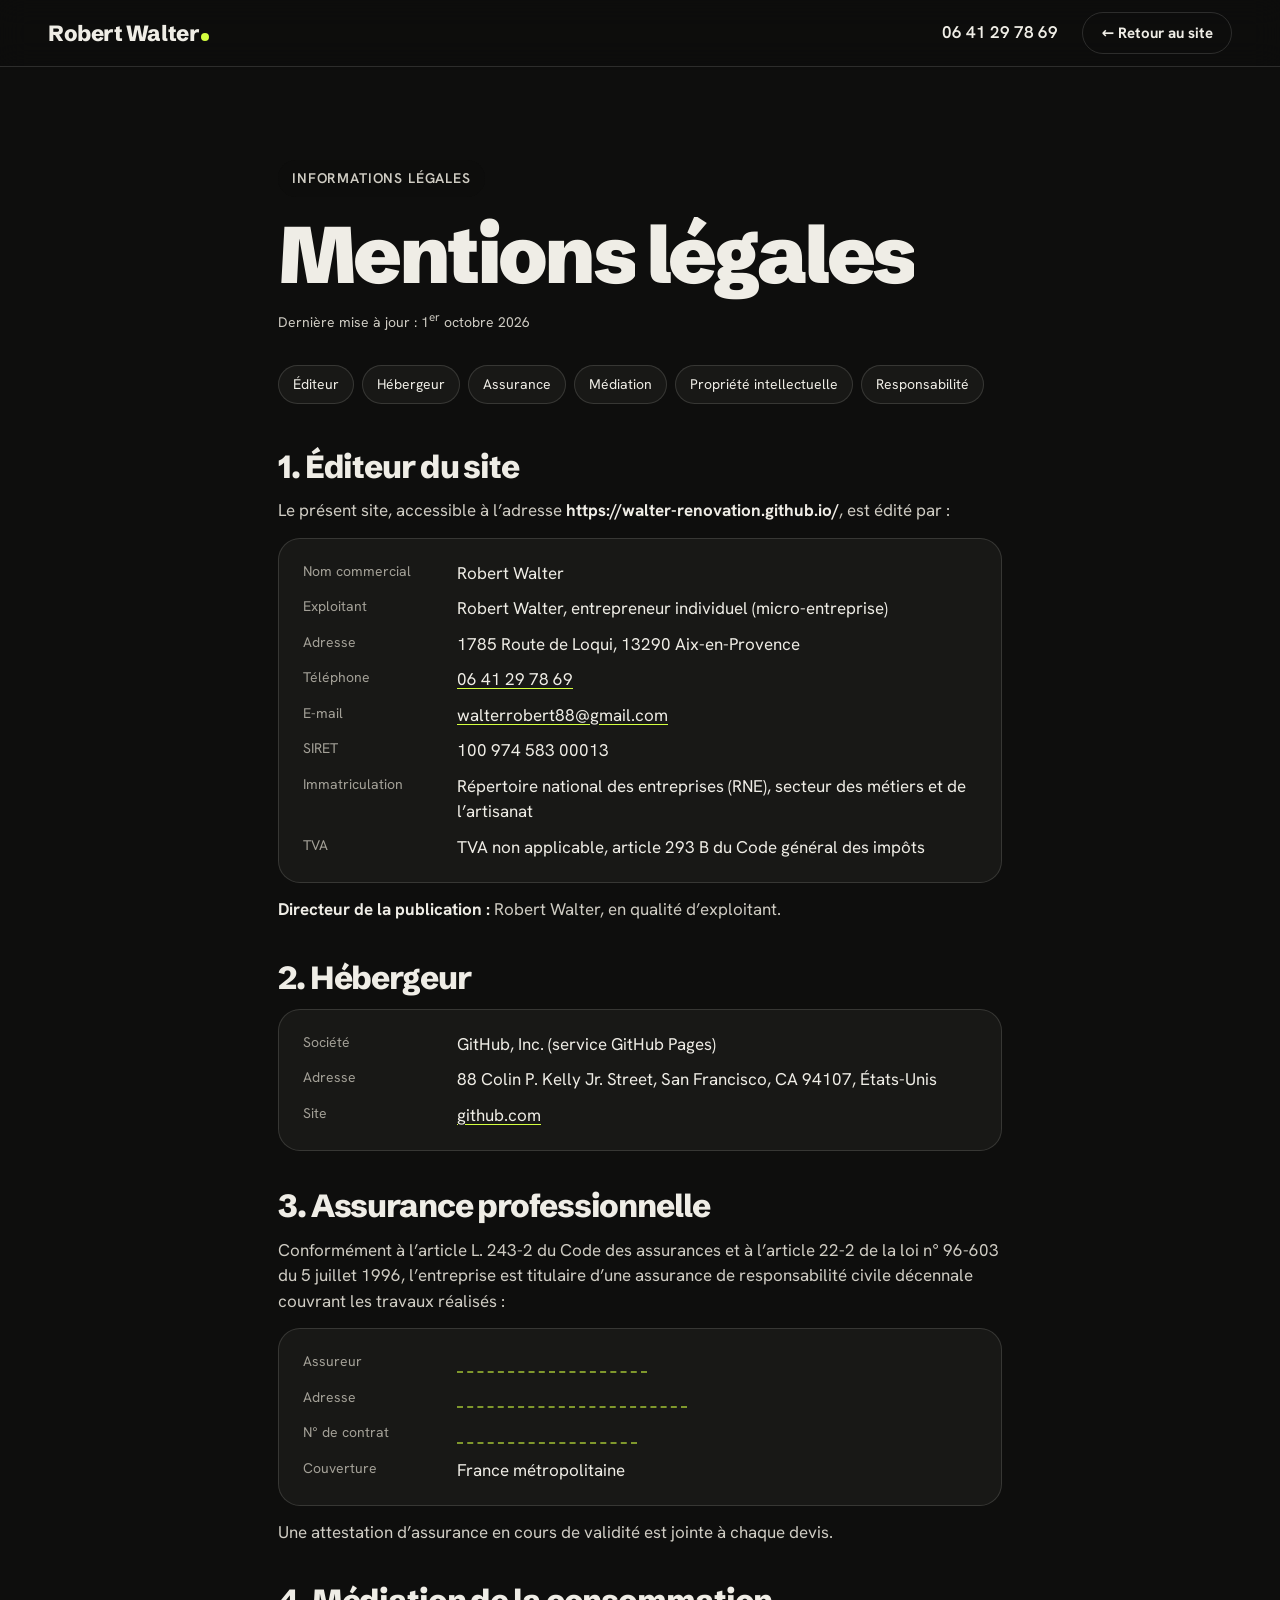
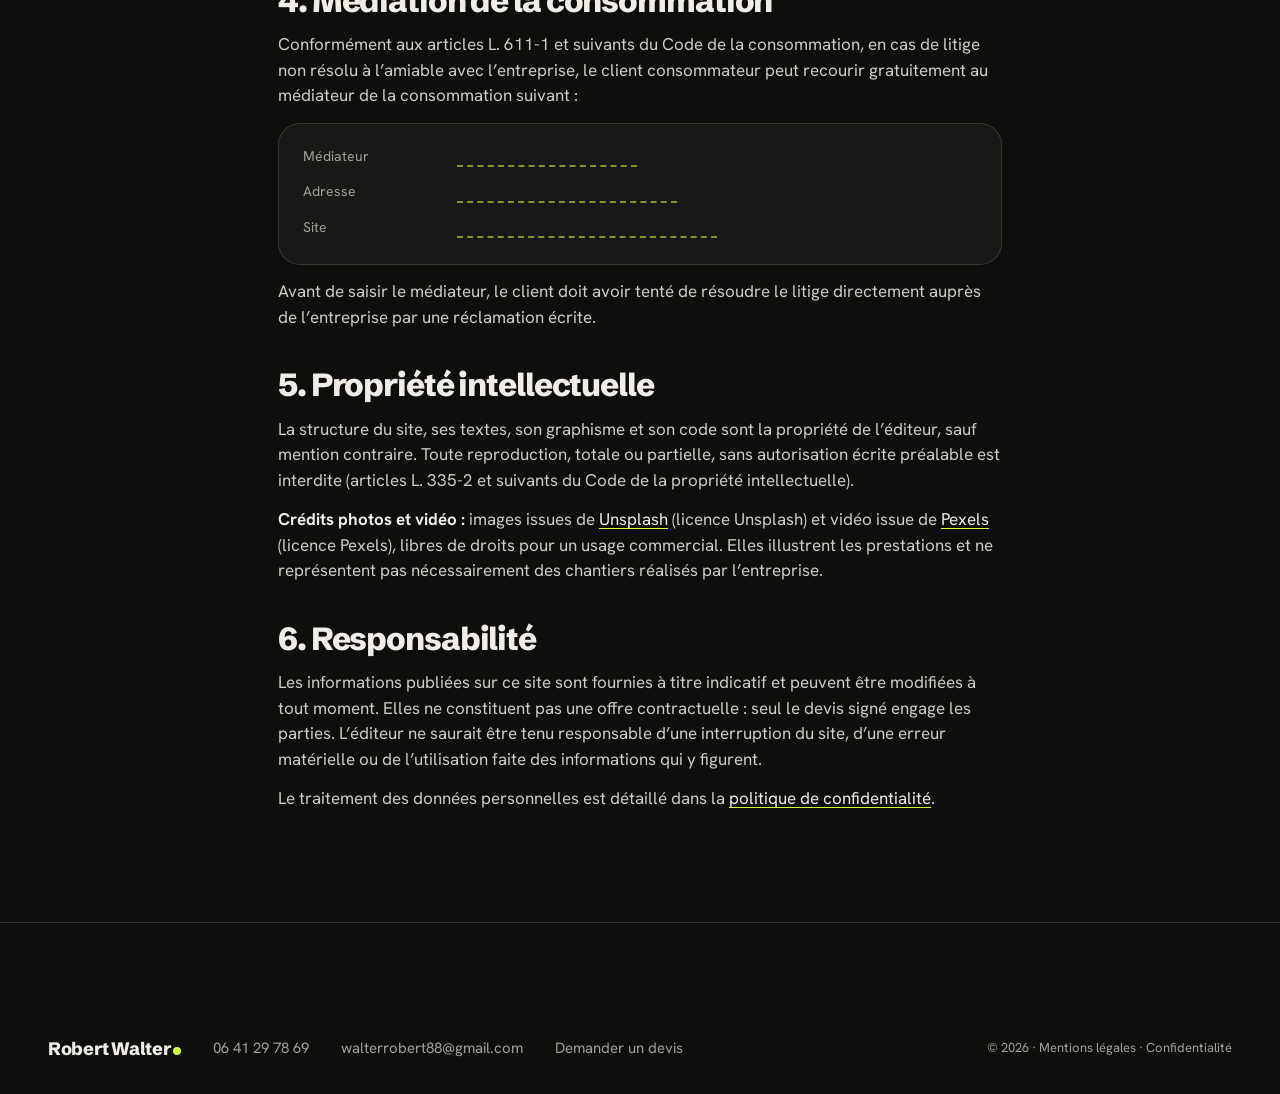
<file: mentions-legales.html>
<!doctype html>
<html lang="fr">
<head>
<meta charset="utf-8">
<meta name="viewport" content="width=device-width, initial-scale=1">
<title>Mentions légales · Robert Walter Rénovation</title>
<meta name="description" content="Mentions légales du site Robert Walter : éditeur, hébergeur, assurance, médiation de la consommation.">
<meta name="robots" content="noindex, follow">
<meta http-equiv="Content-Security-Policy" content="default-src 'self'; script-src 'self' 'sha256-qOhFsq0QMV2REqNwk5hGH5bZE9SkX6gt6yeyKdYPv+U='; style-src 'self' 'unsafe-inline'; font-src 'self'; img-src 'self' data:; media-src 'self'; connect-src https://api.web3forms.com; form-action 'self'; base-uri 'self'; object-src 'none'; upgrade-insecure-requests">
<meta name="referrer" content="strict-origin-when-cross-origin">
<script>document.documentElement.classList.add("js")</script>
<link rel="icon" href="favicon.svg" type="image/svg+xml">
<link rel="stylesheet" href="fonts.css">
<link rel="stylesheet" href="style.css">
</head>
<body class="page-legal">

<header class="top top--solid">
  <a class="logo" href="index.html">Robert Walter<i></i></a>
  <a class="top__tel" href="tel:+33641297869">06 41 29 78 69</a>
  <a class="btn btn--ghost btn--sm" href="index.html">← Retour au site</a>
</header>

<main class="legal">
  <p class="hero__where">Informations légales</p>
  <h1 data-split>Mentions légales</h1>
  <p class="legal__date">Dernière mise à jour : 1<sup>er</sup> octobre 2026</p>

  <nav class="legal__toc" aria-label="Sommaire">
    <a href="#editeur">Éditeur</a>
    <a href="#hebergeur">Hébergeur</a>
    <a href="#assurance">Assurance</a>
    <a href="#mediation">Médiation</a>
    <a href="#propriete">Propriété intellectuelle</a>
    <a href="#responsabilite">Responsabilité</a>
  </nav>

  <section id="editeur">
    <h2>1. Éditeur du site</h2>
    <p>Le présent site, accessible à l’adresse <strong>https://walter-renovation.github.io/</strong>, est édité par&nbsp;:</p>
    <dl class="legal__card">
      <dt>Nom commercial</dt><dd>Robert Walter</dd>
      <dt>Exploitant</dt><dd>Robert Walter, entrepreneur individuel (micro-entreprise)</dd>
      <dt>Adresse</dt><dd>1785 Route de Loqui, 13290 Aix-en-Provence</dd>
      <dt>Téléphone</dt><dd><a href="tel:+33641297869">06 41 29 78 69</a></dd>
      <dt>E-mail</dt><dd><a href="mailto:walterrobert88@gmail.com">walterrobert88@gmail.com</a></dd>
      <dt>SIRET</dt><dd>100 974 583 00013</dd>
      <dt>Immatriculation</dt><dd>Répertoire national des entreprises (RNE), secteur des métiers et de l’artisanat</dd>
      <dt>TVA</dt><dd>TVA non applicable, article 293 B du Code général des impôts</dd>
    </dl>
    <p><strong>Directeur de la publication&nbsp;:</strong> Robert Walter, en qualité d’exploitant.</p>
  </section>

  <section id="hebergeur">
    <h2>2. Hébergeur</h2>
    <dl class="legal__card">
      <dt>Société</dt><dd>GitHub, Inc. (service GitHub Pages)</dd>
      <dt>Adresse</dt><dd>88 Colin P. Kelly Jr. Street, San Francisco, CA 94107, États-Unis</dd>
      <dt>Site</dt><dd><a href="https://github.com" rel="noopener">github.com</a></dd>
    </dl>
  </section>

  <section id="assurance">
    <h2>3. Assurance professionnelle</h2>
    <p>Conformément à l’article L.&nbsp;243-2 du Code des assurances et à l’article 22-2 de la loi n°&nbsp;96-603 du 5&nbsp;juillet&nbsp;1996, l’entreprise est titulaire d’une assurance de responsabilité civile décennale couvrant les travaux réalisés&nbsp;:</p>
    <dl class="legal__card">
      <dt>Assureur</dt><dd><span class="todo" title="À compléter : Nom de l’assureur" style="--w:19ch"></span></dd>
      <dt>Adresse</dt><dd><span class="todo" title="À compléter : Adresse de l’assureur" style="--w:23ch"></span></dd>
      <dt>N° de contrat</dt><dd><span class="todo" title="À compléter : Numéro de police" style="--w:18ch"></span></dd>
      <dt>Couverture</dt><dd>France métropolitaine</dd>
    </dl>
    <p>Une attestation d’assurance en cours de validité est jointe à chaque devis.</p>
  </section>

  <section id="mediation">
    <h2>4. Médiation de la consommation</h2>
    <p>Conformément aux articles L.&nbsp;611-1 et suivants du Code de la consommation, en cas de litige non résolu à l’amiable avec l’entreprise, le client consommateur peut recourir gratuitement au médiateur de la consommation suivant&nbsp;:</p>
    <dl class="legal__card">
      <dt>Médiateur</dt><dd><span class="todo" title="À compléter : Nom du médiateur" style="--w:18ch"></span></dd>
      <dt>Adresse</dt><dd><span class="todo" title="À compléter : Adresse du médiateur" style="--w:22ch"></span></dd>
      <dt>Site</dt><dd><span class="todo" title="À compléter : Site internet du médiateur" style="--w:26ch"></span></dd>
    </dl>
    <p>Avant de saisir le médiateur, le client doit avoir tenté de résoudre le litige directement auprès de l’entreprise par une réclamation écrite.</p>
  </section>

  <section id="propriete">
    <h2>5. Propriété intellectuelle</h2>
    <p>La structure du site, ses textes, son graphisme et son code sont la propriété de l’éditeur, sauf mention contraire. Toute reproduction, totale ou partielle, sans autorisation écrite préalable est interdite (articles L.&nbsp;335-2 et suivants du Code de la propriété intellectuelle).</p>
    <p><strong>Crédits photos et vidéo&nbsp;:</strong> images issues de <a href="https://unsplash.com" rel="noopener">Unsplash</a> (licence Unsplash) et vidéo issue de <a href="https://www.pexels.com" rel="noopener">Pexels</a> (licence Pexels), libres de droits pour un usage commercial. Elles illustrent les prestations et ne représentent pas nécessairement des chantiers réalisés par l’entreprise.</p>
  </section>

  <section id="responsabilite">
    <h2>6. Responsabilité</h2>
    <p>Les informations publiées sur ce site sont fournies à titre indicatif et peuvent être modifiées à tout moment. Elles ne constituent pas une offre contractuelle&nbsp;: seul le devis signé engage les parties. L’éditeur ne saurait être tenu responsable d’une interruption du site, d’une erreur matérielle ou de l’utilisation faite des informations qui y figurent.</p>
    <p>Le traitement des données personnelles est détaillé dans la <a href="confidentialite.html">politique de confidentialité</a>.</p>
  </section>
</main>

<footer class="foot">
  <div class="foot__row">
    <a class="logo" href="index.html">Robert Walter<i></i></a>
    <a href="tel:+33641297869">06 41 29 78 69</a>
    <a href="mailto:walterrobert88@gmail.com">walterrobert88@gmail.com</a>
    <a href="devis.html">Demander un devis</a>
    <span class="foot__small">© <span id="year">2026</span> · <a href="mentions-legales.html">Mentions légales</a> · <a href="confidentialite.html">Confidentialité</a></span>
  </div>
</footer>

<script src="script.js"></script>
</body>
</html>
</file>
<file: fonts.css>
/* Polices auto-hébergées (licence SIL Open Font License) : aucune requête vers Google */
/* latin-ext */
@font-face {
  font-family: 'Hanken Grotesk';
  font-style: normal;
  font-weight: 400;
  font-display: swap;
  src: url(fonts/hanken-grotesk-latin-ext.woff2) format('woff2');
  unicode-range: U+0100-02BA, U+02BD-02C5, U+02C7-02CC, U+02CE-02D7, U+02DD-02FF, U+0304, U+0308, U+0329, U+1D00-1DBF, U+1E00-1E9F, U+1EF2-1EFF, U+2020, U+20A0-20AB, U+20AD-20C0, U+2113, U+2C60-2C7F, U+A720-A7FF;
}
/* latin */
@font-face {
  font-family: 'Hanken Grotesk';
  font-style: normal;
  font-weight: 400;
  font-display: swap;
  src: url(fonts/hanken-grotesk-latin.woff2) format('woff2');
  unicode-range: U+0000-00FF, U+0131, U+0152-0153, U+02BB-02BC, U+02C6, U+02DA, U+02DC, U+0304, U+0308, U+0329, U+2000-206F, U+20AC, U+2122, U+2191, U+2193, U+2212, U+2215, U+FEFF, U+FFFD;
}
/* latin-ext */
@font-face {
  font-family: 'Hanken Grotesk';
  font-style: normal;
  font-weight: 500;
  font-display: swap;
  src: url(fonts/hanken-grotesk-latin-ext.woff2) format('woff2');
  unicode-range: U+0100-02BA, U+02BD-02C5, U+02C7-02CC, U+02CE-02D7, U+02DD-02FF, U+0304, U+0308, U+0329, U+1D00-1DBF, U+1E00-1E9F, U+1EF2-1EFF, U+2020, U+20A0-20AB, U+20AD-20C0, U+2113, U+2C60-2C7F, U+A720-A7FF;
}
/* latin */
@font-face {
  font-family: 'Hanken Grotesk';
  font-style: normal;
  font-weight: 500;
  font-display: swap;
  src: url(fonts/hanken-grotesk-latin.woff2) format('woff2');
  unicode-range: U+0000-00FF, U+0131, U+0152-0153, U+02BB-02BC, U+02C6, U+02DA, U+02DC, U+0304, U+0308, U+0329, U+2000-206F, U+20AC, U+2122, U+2191, U+2193, U+2212, U+2215, U+FEFF, U+FFFD;
}
/* latin-ext */
@font-face {
  font-family: 'Hanken Grotesk';
  font-style: normal;
  font-weight: 600;
  font-display: swap;
  src: url(fonts/hanken-grotesk-latin-ext.woff2) format('woff2');
  unicode-range: U+0100-02BA, U+02BD-02C5, U+02C7-02CC, U+02CE-02D7, U+02DD-02FF, U+0304, U+0308, U+0329, U+1D00-1DBF, U+1E00-1E9F, U+1EF2-1EFF, U+2020, U+20A0-20AB, U+20AD-20C0, U+2113, U+2C60-2C7F, U+A720-A7FF;
}
/* latin */
@font-face {
  font-family: 'Hanken Grotesk';
  font-style: normal;
  font-weight: 600;
  font-display: swap;
  src: url(fonts/hanken-grotesk-latin.woff2) format('woff2');
  unicode-range: U+0000-00FF, U+0131, U+0152-0153, U+02BB-02BC, U+02C6, U+02DA, U+02DC, U+0304, U+0308, U+0329, U+2000-206F, U+20AC, U+2122, U+2191, U+2193, U+2212, U+2215, U+FEFF, U+FFFD;
}
/* latin-ext */
@font-face {
  font-family: 'Hanken Grotesk';
  font-style: normal;
  font-weight: 700;
  font-display: swap;
  src: url(fonts/hanken-grotesk-latin-ext.woff2) format('woff2');
  unicode-range: U+0100-02BA, U+02BD-02C5, U+02C7-02CC, U+02CE-02D7, U+02DD-02FF, U+0304, U+0308, U+0329, U+1D00-1DBF, U+1E00-1E9F, U+1EF2-1EFF, U+2020, U+20A0-20AB, U+20AD-20C0, U+2113, U+2C60-2C7F, U+A720-A7FF;
}
/* latin */
@font-face {
  font-family: 'Hanken Grotesk';
  font-style: normal;
  font-weight: 700;
  font-display: swap;
  src: url(fonts/hanken-grotesk-latin.woff2) format('woff2');
  unicode-range: U+0000-00FF, U+0131, U+0152-0153, U+02BB-02BC, U+02C6, U+02DA, U+02DC, U+0304, U+0308, U+0329, U+2000-206F, U+20AC, U+2122, U+2191, U+2193, U+2212, U+2215, U+FEFF, U+FFFD;
}
/* latin-ext */
@font-face {
  font-family: 'Schibsted Grotesk';
  font-style: normal;
  font-weight: 700;
  font-display: swap;
  src: url(fonts/schibsted-grotesk-latin-ext.woff2) format('woff2');
  unicode-range: U+0100-02BA, U+02BD-02C5, U+02C7-02CC, U+02CE-02D7, U+02DD-02FF, U+0304, U+0308, U+0329, U+1D00-1DBF, U+1E00-1E9F, U+1EF2-1EFF, U+2020, U+20A0-20AB, U+20AD-20C0, U+2113, U+2C60-2C7F, U+A720-A7FF;
}
/* latin */
@font-face {
  font-family: 'Schibsted Grotesk';
  font-style: normal;
  font-weight: 700;
  font-display: swap;
  src: url(fonts/schibsted-grotesk-latin.woff2) format('woff2');
  unicode-range: U+0000-00FF, U+0131, U+0152-0153, U+02BB-02BC, U+02C6, U+02DA, U+02DC, U+0304, U+0308, U+0329, U+2000-206F, U+20AC, U+2122, U+2191, U+2193, U+2212, U+2215, U+FEFF, U+FFFD;
}
/* latin-ext */
@font-face {
  font-family: 'Schibsted Grotesk';
  font-style: normal;
  font-weight: 800;
  font-display: swap;
  src: url(fonts/schibsted-grotesk-latin-ext.woff2) format('woff2');
  unicode-range: U+0100-02BA, U+02BD-02C5, U+02C7-02CC, U+02CE-02D7, U+02DD-02FF, U+0304, U+0308, U+0329, U+1D00-1DBF, U+1E00-1E9F, U+1EF2-1EFF, U+2020, U+20A0-20AB, U+20AD-20C0, U+2113, U+2C60-2C7F, U+A720-A7FF;
}
/* latin */
@font-face {
  font-family: 'Schibsted Grotesk';
  font-style: normal;
  font-weight: 800;
  font-display: swap;
  src: url(fonts/schibsted-grotesk-latin.woff2) format('woff2');
  unicode-range: U+0000-00FF, U+0131, U+0152-0153, U+02BB-02BC, U+02C6, U+02DA, U+02DC, U+0304, U+0308, U+0329, U+2000-206F, U+20AC, U+2122, U+2191, U+2193, U+2212, U+2215, U+FEFF, U+FFFD;
}
/* latin-ext */
@font-face {
  font-family: 'Schibsted Grotesk';
  font-style: normal;
  font-weight: 900;
  font-display: swap;
  src: url(fonts/schibsted-grotesk-latin-ext.woff2) format('woff2');
  unicode-range: U+0100-02BA, U+02BD-02C5, U+02C7-02CC, U+02CE-02D7, U+02DD-02FF, U+0304, U+0308, U+0329, U+1D00-1DBF, U+1E00-1E9F, U+1EF2-1EFF, U+2020, U+20A0-20AB, U+20AD-20C0, U+2113, U+2C60-2C7F, U+A720-A7FF;
}
/* latin */
@font-face {
  font-family: 'Schibsted Grotesk';
  font-style: normal;
  font-weight: 900;
  font-display: swap;
  src: url(fonts/schibsted-grotesk-latin.woff2) format('woff2');
  unicode-range: U+0000-00FF, U+0131, U+0152-0153, U+02BB-02BC, U+02C6, U+02DA, U+02DC, U+0304, U+0308, U+0329, U+2000-206F, U+20AC, U+2122, U+2191, U+2193, U+2212, U+2215, U+FEFF, U+FFFD;
}
</file>
<file: style.css>
:root {
  --bg: #0e0e0d;
  --bg-2: #181816;
  --bg-3: #23231f;
  --text: #efede6;
  --soft: #a3a097;
  --line: rgba(239, 237, 230, .14);
  --lime: #d4ff3f;
  --lime-2: #e4ff80;
  --err: #ff8a65;

  --display: "Schibsted Grotesk", "Arial Black", system-ui, sans-serif;
  --body: "Hanken Grotesk", system-ui, -apple-system, "Segoe UI", sans-serif;

  --gutter: clamp(16px, 4vw, 48px);
  --r: 22px;
}

*, *::before, *::after { box-sizing: border-box; }
html { scroll-behavior: smooth; }
body {
  margin: 0; background: var(--bg); color: var(--text);
  font-family: var(--body); font-size: 17px; line-height: 1.5;
  -webkit-font-smoothing: antialiased;
}
img { display: block; max-width: 100%; }
a { color: inherit; }
h1, h2, h3, p { margin: 0; }
h1, h2, h3 { font-family: var(--display); font-weight: 800; letter-spacing: -.035em; line-height: .95; }
:focus-visible { outline: 2px solid var(--lime); outline-offset: 3px; }

/* boutons */
.btn {
  display: inline-flex; align-items: center; justify-content: center; gap: 10px;
  min-height: 54px; padding: 0 26px; border-radius: 999px; border: 1.5px solid transparent;
  font: 700 16px/1 var(--body); text-decoration: none; cursor: pointer;
  transition: background-color .2s ease, color .2s ease, transform .2s ease;
}
.btn:active { transform: scale(.97); }
.btn--lime { background: var(--lime); color: #0e0e0d; }
.btn--lime:hover { background: var(--lime-2); }
.btn--ghost { background: transparent; color: var(--text); border-color: var(--line); }
.btn--ghost:hover { border-color: var(--text); }
.btn--sm { min-height: 42px; padding: 0 18px; font-size: 15px; }
.btn[disabled] { opacity: .6; cursor: wait; }

/* en-tête */
.top {
  position: fixed; inset: 0 0 auto; z-index: 20;
  transition: background-color .35s ease, padding .35s ease, border-color .35s ease;
  border-bottom: 1px solid transparent;
  display: flex; align-items: center; gap: 24px;
  padding: 20px var(--gutter);
}
.logo { font-family: var(--display); font-weight: 800; font-size: 22px; letter-spacing: -.02em; text-decoration: none; margin-right: auto; display: inline-flex; align-items: baseline; gap: 2px; }
.logo i { width: 8px; height: 8px; background: var(--lime); border-radius: 50%; display: inline-block; }
.top__tel { font-weight: 600; text-decoration: none; }
.top__tel:hover { color: var(--lime); }

/* hero */
.hero { position: relative; min-height: 100vh; min-height: 100svh; display: flex; overflow: hidden; isolation: isolate; }
.hero__media { position: absolute; inset: -6% 0 0; z-index: -2; will-change: transform; }
.hero__img, .hero__video { position: absolute; inset: 0; width: 100%; height: 100%; object-fit: cover; object-position: 50% 30%; filter: grayscale(.35) contrast(1.05); }
.hero__video { opacity: 0; transition: opacity 1.2s ease; }
.hero__video.is-playing { opacity: 1; }
.hero::after {
  content: ""; position: absolute; inset: 0; z-index: -1;
  background:
    linear-gradient(180deg, rgba(14,14,13,.6) 0%, rgba(14,14,13,0) 28%),
    linear-gradient(0deg, rgba(14,14,13,.25), rgba(14,14,13,.25)),
    linear-gradient(0deg, rgba(14,14,13,.95) 0%, rgba(14,14,13,.55) 38%, rgba(14,14,13,0) 70%);
}
.hero__in {
  width: 100%; display: flex; flex-direction: column; justify-content: flex-end;
  padding: 110px var(--gutter) clamp(28px, 5vw, 56px);
}
.hero__where { align-self: flex-start; padding: 8px 14px; border-radius: 999px; background: rgba(14,14,13,.72); -webkit-backdrop-filter: blur(6px); backdrop-filter: blur(6px); font-size: 14px; font-weight: 600; letter-spacing: .06em; text-transform: uppercase; color: var(--lime); }
.hero h1 { margin-top: 16px; font-size: clamp(84px, 17vw, 260px); font-weight: 900; line-height: .84; letter-spacing: -.055em; }
.hero__bottom {
  margin-top: clamp(24px, 4vw, 40px); padding-top: 24px; border-top: 1px solid var(--line);
  display: flex; align-items: center; justify-content: space-between; flex-wrap: wrap; gap: 20px 40px;
}
.hero__lead { max-width: 30em; font-size: clamp(17px, 1.6vw, 20px); color: #d8d5cc; }

/* services : panneaux qui s’ouvrent au survol */
.services { padding: clamp(72px, 10vw, 140px) var(--gutter); }
.services__head { display: flex; align-items: end; justify-content: space-between; flex-wrap: wrap; gap: 16px 40px; margin-bottom: clamp(28px, 4vw, 48px); }
.services__head h2 { font-size: clamp(40px, 6vw, 80px); }
.services__head p { color: var(--soft); max-width: 22em; }

.panels { display: flex; gap: 12px; height: clamp(420px, 42vw, 580px); }
.panel {
  position: relative; flex: 1 1 0; min-width: 0; overflow: hidden; border-radius: var(--r);
  transition: flex-grow .6s cubic-bezier(.2, .8, .2, 1);
}
.panel img { position: absolute; inset: 0; width: 100%; height: 100%; object-fit: cover; transition: transform .8s ease, filter .6s ease; filter: grayscale(.5); }
.panel::after { content: ""; position: absolute; inset: 0; background: linear-gradient(0deg, rgba(14,14,13,.9), rgba(14,14,13,0) 60%); }
.panel__txt { position: absolute; left: 0; right: 0; bottom: 0; z-index: 1; padding: 22px 20px; }
.panel h3 { font-size: clamp(20px, 1.8vw, 26px); }
.panel p { padding-top: 8px; min-width: 16em; color: #d8d5cc; font-size: 15px; max-width: 20em; }
@media (hover: hover) and (min-width: 901px) {
  .panel__txt { display: grid; grid-template-rows: auto 0fr; transition: grid-template-rows .45s ease; }
  .panel p { min-height: 0; overflow: hidden; opacity: 0; transition: opacity .4s ease; }
  .panel:hover .panel__txt, .panel:focus-within .panel__txt { grid-template-rows: auto 1fr; }
  .panel:hover, .panel:focus-within { flex-grow: 1.7; }
  .panel:hover img { transform: scale(1.04); filter: grayscale(0); }
  .panel:hover p { opacity: 1; }
}

.services__more { display: flex; flex-wrap: wrap; align-items: center; gap: 10px; margin-top: 24px; }
.services__more span { padding: 9px 16px; border-radius: 999px; background: var(--bg-2); border: 1px solid var(--line); font-size: 15px; font-weight: 500; }
.services__more .services__more-label { padding: 0 6px 0 0; background: none; border: 0; color: var(--soft); }

/* qui suis-je : même gabarit que les autres sections */
.about { padding: clamp(72px, 10vw, 140px) var(--gutter); border-top: 1px solid var(--line); }
.about .hero__where { display: inline-block; }
.about h2 { margin-top: 18px; font-size: clamp(40px, 6vw, 80px); }
.about h2 .w { white-space: nowrap; }
.about__body { display: grid; grid-template-columns: .9fr 1.25fr; gap: clamp(32px, 5vw, 80px); align-items: start; margin-top: clamp(36px, 5vw, 64px); }
.about__text p { color: #d8d5cc; font-size: clamp(18px, 1.6vw, 21px); line-height: 1.6; }
.about__text p + p { margin-top: 20px; }
.about__facts { list-style: none; margin: 0; padding: 0; display: grid; grid-template-columns: 1fr 1fr; gap: 14px; }
.about__facts li {
  min-height: 170px; padding: clamp(22px, 2.4vw, 32px); border-radius: var(--r);
  background: var(--bg-2); border: 1px solid var(--line);
  display: flex; flex-direction: column; justify-content: space-between; gap: 14px;
  transition: border-color .25s ease, transform .25s ease;
}
.about__facts li:hover { border-color: rgba(212, 255, 63, .45); }
.about__facts b { font-family: var(--display); font-weight: 800; font-size: clamp(21px, 2vw, 27px); letter-spacing: -.025em; line-height: 1.1; }
.about__facts b::before { content: ""; display: block; width: 10px; height: 10px; margin-bottom: 18px; border-radius: 50%; background: var(--lime); }
.about__facts span { color: var(--soft); font-size: 16px; }
.about__facts a { color: var(--text); text-decoration: none; font-weight: 700; font-size: 18px; }
.about__facts a:hover { color: var(--lime); }
@media (max-width: 900px) { .about__body { grid-template-columns: 1fr; } }
@media (max-width: 560px) {
  .about h2 .w { white-space: normal; }
  .about__facts { grid-template-columns: 1fr; }
  .about__facts li { min-height: 0; }
}

/* estimation */
.estimer {
  display: grid; grid-template-columns: .85fr 1.15fr; gap: clamp(32px, 6vw, 96px); align-items: start;
  padding: clamp(40px, 6vw, 80px) var(--gutter) clamp(72px, 10vw, 140px);
}
.estimer__intro { position: sticky; top: 40px; }
.estimer__intro h2 { font-size: clamp(40px, 6vw, 80px); }
.estimer__intro > p { margin-top: 20px; color: var(--soft); max-width: 24em; }
.estimer__call { display: inline-flex; flex-direction: column; gap: 4px; margin-top: 36px; text-decoration: none; font-family: var(--display); font-weight: 700; font-size: 26px; }
.estimer__call span { font-family: var(--body); font-size: 14px; font-weight: 500; color: var(--soft); }
.estimer__call:hover { color: var(--lime); }
.estimer__full { display: block; margin-top: 28px; font-size: 15px; color: var(--soft); text-decoration: none; }
.estimer__full b { color: var(--text); font-weight: 600; border-bottom: 1.5px solid var(--lime); padding-bottom: 2px; }
.estimer__full:hover b { color: var(--lime); }

.wizard { background: var(--bg-2); border-radius: calc(var(--r) * 1.3); padding: clamp(22px, 4vw, 44px); border: 1px solid var(--line); }
.wizard__bar { height: 4px; border-radius: 4px; background: var(--bg-3); overflow: hidden; }
.wizard__bar span { display: block; height: 100%; width: 100%; background: var(--lime); transform-origin: left; transform: scaleX(.3333); transition: transform .4s ease; }
.wizard__count { margin-top: 14px; font-size: 13px; font-weight: 600; letter-spacing: .06em; text-transform: uppercase; color: var(--soft); }

.step { border: 0; margin: 0; padding: 0; min-width: 0; }
.js .step { display: none; }
.js .step.is-active { display: block; animation: rise .35s ease; }
@keyframes rise { from { opacity: 0; transform: translateY(10px); } }
.step + .step { margin-top: 32px; }
.js .step + .step { margin-top: 0; }
.step { padding-top: 20px; }
.step > legend + * { clear: both; }
.step legend { float: left; width: 100%; padding: 0; margin: 0 0 22px; font-family: var(--display); font-weight: 700; font-size: clamp(24px, 2.6vw, 32px); letter-spacing: -.02em; line-height: 1.1; }

.choices { display: grid; grid-template-columns: repeat(4, 1fr); gap: 10px; }
.choices--big { grid-template-columns: 1fr 1fr; }
.choices label { position: relative; cursor: pointer; }
.choices input { position: absolute; opacity: 0; inset: 0; margin: 0; cursor: pointer; }
.choices span {
  display: flex; align-items: center; justify-content: center; text-align: center;
  min-height: 52px; padding: 8px 10px; border-radius: 14px;
  background: var(--bg-3); border: 1.5px solid transparent; font-weight: 600; font-size: 15px;
  transition: background-color .15s ease, color .15s ease, border-color .15s ease;
}
.choices--big span { min-height: 92px; font-family: var(--display); font-weight: 700; font-size: 19px; }
.choices label:hover span { border-color: var(--line); }
.choices input:checked + span { background: var(--lime); color: #0e0e0d; }
.choices input:focus-visible + span { outline: 2px solid var(--lime); outline-offset: 3px; }

.sub { margin: 22px 0 10px; font-size: 14px; font-weight: 500; color: var(--soft); }
.row { display: grid; grid-template-columns: 1fr 1fr; gap: 14px; margin-bottom: 14px; }
.field { display: flex; flex-direction: column; gap: 8px; min-width: 0; }
.field > span { font-size: 14px; font-weight: 500; color: var(--soft); }
.field em { font-style: normal; opacity: .7; }
.field input, .field textarea {
  width: 100%; min-height: 54px; padding: 14px 16px; border-radius: 14px;
  background: var(--bg-3); border: 1.5px solid transparent; color: var(--text);
  font: 16px/1.4 var(--body); -webkit-appearance: none; appearance: none;
}
.field textarea { resize: vertical; min-height: 88px; }
.field input:focus, .field textarea:focus { outline: none; border-color: var(--lime); }
.field input::placeholder { color: #6f6c64; }

.err { display: none; margin-top: 14px; color: var(--err); font-size: 14px; font-weight: 600; }
.err.show { display: block; }

.step--done { text-align: left; padding: 24px 0 8px; outline: none; }
.done__big { font-family: var(--display); font-weight: 800; font-size: clamp(44px, 6vw, 72px); color: var(--lime); letter-spacing: -.04em; line-height: 1; }
.step--done p:last-child { margin-top: 14px; color: var(--soft); }

.wizard__nav { display: flex; justify-content: space-between; gap: 12px; margin-top: 28px; }
.wizard__nav #next { margin-left: auto; }
.no-js-hide, .js #prev[hidden] { display: none; }

.hp { position: absolute; left: -9999px; width: 1px; height: 1px; opacity: 0; }

/* pied */
body { overflow-x: clip; }
.foot { border-top: 1px solid var(--line); padding: clamp(40px, 6vw, 72px) var(--gutter) 32px; }
.foot__big {
  display: block; text-decoration: none; font-family: var(--display); font-weight: 800;
  font-size: clamp(40px, 9.6vw, 156px); letter-spacing: -.05em; line-height: .9; white-space: nowrap;
  transition: color .2s ease;
}
.foot__big:hover { color: var(--lime); }
.foot__row { display: flex; align-items: center; flex-wrap: wrap; gap: 12px 32px; margin-top: 40px; color: var(--soft); font-size: 15px; }
.foot__row .logo { color: var(--text); font-size: 18px; margin-right: 0; }
.foot__row a { text-decoration: none; }
.foot__row a:hover { color: var(--text); }
.foot__small { margin-left: auto; font-size: 13px; }

/* responsive */
@media (max-width: 900px) {
  .panels { height: auto; overflow-x: auto; scroll-snap-type: x mandatory; margin-inline: calc(var(--gutter) * -1); padding-inline: var(--gutter); scrollbar-width: none; }
  .panels::-webkit-scrollbar { display: none; }
  .panel { flex: 0 0 76%; height: 420px; scroll-snap-align: start; scroll-margin-left: var(--gutter); }
  .panel img { filter: none; }
  .estimer { grid-template-columns: 1fr; }
  .estimer__intro { position: static; }
  .foot__small { margin-left: 0; width: 100%; }
}
@media (max-width: 560px) {
  body { font-size: 16px; }
  .top__tel { display: none; }
  .hero__img, .hero__video { object-position: 42% 0; }
  .hero__bottom .btn { width: 100%; }
  .choices { grid-template-columns: 1fr 1fr; }
  .row { grid-template-columns: 1fr; }
  .wizard__nav .btn { flex: 1; }
  .foot__row { flex-direction: column; align-items: flex-start; }
}
@media (prefers-reduced-motion: reduce) {
  html { scroll-behavior: auto; }
  *, *::before, *::after { transition-duration: .01ms !important; animation-duration: .01ms !important; }
}


/* ============================================================
   ANIMATIONS
   ============================================================ */

/* en-tête : se pose sur fond flouté après le hero */
.top.is-scrolled {
  padding-block: 12px;
  background: rgba(14, 14, 13, .78);
  -webkit-backdrop-filter: blur(14px); backdrop-filter: blur(14px);
  border-bottom-color: var(--line);
}
.logo i { animation: pulse 2.4s ease-in-out infinite; }
@keyframes pulse { 50% { transform: scale(1.5); opacity: .6; } }

/* boutons : flèche qui avance, léger soulèvement */
.btn span[aria-hidden] { display: inline-block; transition: transform .25s ease; }
.btn:hover span[aria-hidden] { transform: translateX(5px); }
.btn--lime { box-shadow: 0 0 0 0 rgba(212, 255, 63, 0); transition: background-color .2s ease, transform .2s ease, box-shadow .3s ease; }
.btn--lime:hover { transform: translateY(-2px); box-shadow: 0 10px 30px -8px rgba(212, 255, 63, .45); }

/* hero : entrée en scène */
.hero h1 .line { display: block; overflow: hidden; padding-bottom: .04em; margin-bottom: -.04em; }
.hero h1 .line > span { display: block; }
.js .hero h1 .line > span { transform: translateY(105%); animation: lineUp 1s cubic-bezier(.2, .8, .2, 1) forwards; }
.js .hero h1 .line:nth-child(2) > span { animation-delay: .12s; }
@keyframes lineUp { to { transform: none; } }
.js .hero__where, .js .hero__bottom { opacity: 0; animation: fadeUp .9s cubic-bezier(.2, .8, .2, 1) forwards; }
.js .hero__where { animation-delay: .05s; }
.js .hero__bottom { animation-delay: .45s; }
@keyframes fadeUp { from { opacity: 0; transform: translateY(18px); } to { opacity: 1; transform: none; } }
.js .hero__media { animation: zoomOut 2.4s cubic-bezier(.2, .8, .2, 1) both; }
@keyframes zoomOut { from { scale: 1.12; } }

/* indicateur de défilement */
.hero__in::after {
  content: ""; position: absolute; left: 50%; bottom: 14px; width: 1.5px; height: 34px;
  background: linear-gradient(var(--lime), transparent); transform-origin: top;
  animation: scrollHint 2s ease-in-out 1.6s infinite; opacity: 0;
}
@keyframes scrollHint { 0% { opacity: 0; transform: scaleY(0); } 40% { opacity: 1; transform: scaleY(1); } 100% { opacity: 0; transform: translateY(20px) scaleY(.3); } }

/* apparitions au défilement */
.js [data-reveal] { opacity: 0; transform: translateY(40px); filter: blur(6px); transition: opacity .9s cubic-bezier(.2, .8, .2, 1), transform .9s cubic-bezier(.2, .8, .2, 1), filter .9s ease; transition-delay: var(--d, 0s); }
.js [data-reveal].is-above { transform: translateY(-40px); }
.js [data-reveal].is-in { opacity: 1; transform: none; filter: none; }
/* panneaux : la photo se dévoile comme un rideau */
.js .panel[data-reveal] { transform: none; opacity: 1; clip-path: inset(100% 0 0 0 round var(--r)); transition: clip-path 1.1s cubic-bezier(.7, 0, .2, 1), flex-grow .6s cubic-bezier(.2, .8, .2, 1); transition-delay: var(--d, 0s), 0s; }
.js .panel[data-reveal].is-in { clip-path: inset(0 0 0 0 round var(--r)); }
.js .panel[data-reveal] img { scale: 1.25; transition: scale 1.6s cubic-bezier(.2, .8, .2, 1), transform .8s ease, filter .6s ease; transition-delay: var(--d, 0s), 0s, 0s; }
.js .panel[data-reveal].is-in img { scale: 1; }

/* formulaire : choix qui réagissent */
.choices span { transition: background-color .15s ease, color .15s ease, border-color .15s ease, transform .15s ease; }
.choices label:active span { transform: scale(.96); }
.choices input:checked + span { animation: pop .35s ease; }
@keyframes pop { 40% { transform: scale(1.04); } }
.err.show { animation: shake .4s ease; }
@keyframes shake { 20%, 60% { transform: translateX(-6px); } 40%, 80% { transform: translateX(6px); } }

/* écran de fin : coche tracée */
.done__big { display: flex; align-items: center; gap: 16px; }
.check { width: .9em; height: .9em; flex: none; fill: none; stroke: var(--lime); stroke-width: 4; stroke-linecap: round; stroke-linejoin: round; }
.check circle { stroke-dasharray: 151; stroke-dashoffset: 151; }
.check path { stroke-dasharray: 36; stroke-dashoffset: 36; }
.step--done.is-active .check circle { animation: draw .6s ease forwards; }
.step--done.is-active .check path { animation: draw .4s ease .5s forwards; }
@keyframes draw { to { stroke-dashoffset: 0; } }

/* gros numéro du pied : soulignement qui balaie */
.foot__big span { background: linear-gradient(var(--lime), var(--lime)) left bottom / 0 6px no-repeat; transition: background-size .5s cubic-bezier(.2, .8, .2, 1); padding-bottom: .06em; }
.foot__big:hover span { background-size: 100% 6px; }

/* textes : mots qui montent, chiffres qui tombent en cascade */
.js [data-split] .w { display: inline-block; overflow: hidden; vertical-align: top; padding-bottom: .1em; margin-bottom: -.1em; }
.js [data-split] .w > span { display: inline-block; transform: translateY(110%) rotate(4deg); transform-origin: left bottom; transition: transform .9s cubic-bezier(.2, .8, .2, 1); transition-delay: calc(var(--i) * 70ms); }
.js [data-split].is-in .w > span { transform: none; }
.js [data-split].is-above .w > span { transform: translateY(-110%); }
.js [data-split="chars"] .w > span { transition-duration: .7s; transition-delay: calc(var(--i) * 35ms); }

/* panneaux : le texte suit le rideau */
.js .panel[data-reveal] .panel__txt { opacity: 0; transform: translateY(24px); transition: opacity .7s ease, transform .7s cubic-bezier(.2, .8, .2, 1); transition-delay: calc(var(--d, 0s) + .5s); }
.js .panel[data-reveal].is-in .panel__txt { opacity: 1; transform: none; }

/* écran de fin et étapes : fondu doux */
.js .step.is-active { animation: rise .45s cubic-bezier(.2, .8, .2, 1); }
@keyframes rise { from { opacity: 0; transform: translateY(14px); filter: blur(4px); } }

/* ============================================================
   MINI-JEU : RÉNOVER LE TITRE AU ROULEAU
   ============================================================ */
.hero__in { position: relative; }
.title-wrap { position: relative; }
#title.intro-done .line { overflow: visible; }
#title.is-game { cursor: url("data:image/svg+xml,%3Csvg xmlns='http://www.w3.org/2000/svg' width='36' height='36' viewBox='0 0 36 36'%3E%3Crect x='3' y='3' width='22' height='10' rx='3' fill='%23efede6' stroke='%230e0e0d' stroke-width='1.6'/%3E%3Cpath d='M25 8h5v9H16v5' fill='none' stroke='%23d4ff3f' stroke-width='2.4' stroke-linejoin='round'/%3E%3Crect x='13' y='21' width='6' height='13' rx='2' fill='%23d4ff3f' stroke='%230e0e0d' stroke-width='1.4'/%3E%3C/svg%3E") 14 8, pointer; -webkit-user-select: none; user-select: none; touch-action: none; -webkit-tap-highlight-color: transparent; }
#title .ch { display: inline-block; position: relative; transition: filter .2s ease; }
/* ancien enduit : terne, taché, fissuré (dessin peint dans la lettre) */
#title .ch.dot { color: var(--lime); }
#title .ch.worn { color: transparent; -webkit-background-clip: text; background-clip: text; background-repeat: no-repeat; }
#title.is-game .ch.worn:hover { filter: brightness(1.2); }
/* peinture fraîche : révélée de haut en bas, au rythme du rouleau */
#title .ch.fresh { animation: paintIn .56s cubic-bezier(.45, 0, .3, 1) both; }
@keyframes paintIn {
  from { clip-path: inset(-20% -20% 100% -20%); filter: brightness(1.25); }
  80% { filter: brightness(1.25); }
  to { clip-path: inset(-20% -20% -20% -20%); filter: none; }
}

.shards { position: absolute; inset: 0; z-index: 3; pointer-events: none; overflow: hidden; }
.shard { position: absolute; left: 0; top: 0; color: var(--text); white-space: pre; will-change: transform, opacity; }
.dust, .drop { position: absolute; left: 0; top: 0; will-change: transform, opacity; }
.drop { background: var(--text); border-radius: 50% 50% 50% 50% / 60% 60% 40% 40%; }
/* le rouleau */
.roller {
  position: absolute; height: 12px; border-radius: 6px;
  background: repeating-linear-gradient(90deg, #f6f4ee 0 7px, #dedad0 7px 9px);
  box-shadow: 0 2px 6px rgba(0, 0, 0, .35);
  will-change: transform, opacity;
}
.roller::after { content: ""; position: absolute; right: -8px; top: 4px; width: 8px; height: 2px; background: var(--lime); border-radius: 2px; }
.roller::before { content: ""; position: absolute; right: -8px; top: -20px; width: 2px; height: 26px; background: var(--lime); border-radius: 2px; }

.hero__hint {
  display: inline-flex; align-items: center; gap: 10px; align-self: flex-start;
  margin-top: 14px; font-size: 14px; font-weight: 500; color: var(--soft);
  transition: opacity .5s ease;
}
.hero__hint::before { content: ""; width: 22px; height: 22px; background: url("data:image/svg+xml,%3Csvg xmlns='http://www.w3.org/2000/svg' width='36' height='36' viewBox='0 0 36 36'%3E%3Crect x='3' y='3' width='22' height='10' rx='3' fill='%23efede6' stroke='%230e0e0d' stroke-width='1.6'/%3E%3Cpath d='M25 8h5v9H16v5' fill='none' stroke='%23d4ff3f' stroke-width='2.4' stroke-linejoin='round'/%3E%3Crect x='13' y='21' width='6' height='13' rx='2' fill='%23d4ff3f' stroke='%230e0e0d' stroke-width='1.4'/%3E%3C/svg%3E") center / contain no-repeat; animation: rollHint 1.8s ease-in-out infinite; }
@keyframes rollHint { 0%, 100% { transform: translateY(-3px); } 50% { transform: translateY(4px); } }
.js .hero__hint { opacity: 0; animation: fadeUp .8s ease 1.5s forwards; }
.js .hero__hint.is-used { animation: none; opacity: 0; }


/* ============================================================
   PAGE DEVIS
   ============================================================ */
.top--solid, .top.is-scrolled { padding-block: 12px; background: rgba(14, 14, 13, .78); -webkit-backdrop-filter: blur(14px); backdrop-filter: blur(14px); border-bottom-color: var(--line); }
.devis-page { padding: clamp(110px, 14vw, 170px) var(--gutter) clamp(64px, 9vw, 120px); max-width: 1280px; margin-inline: auto; }
.dp-head { max-width: 900px; }
.dp-head .hero__where { display: inline-block; }
.dp-head h1 { margin-top: 20px; font-size: clamp(44px, 7.5vw, 104px); font-weight: 900; letter-spacing: -.045em; line-height: .92; }
.dp-lead { margin-top: 22px; color: var(--soft); font-size: clamp(17px, 1.5vw, 19px); max-width: 34em; }

.dp-grid { display: grid; grid-template-columns: .7fr 1.3fr; gap: clamp(32px, 6vw, 88px); align-items: start; margin-top: clamp(40px, 6vw, 72px); }
.dp-aside { position: sticky; top: 100px; }
.dp-aside h2 { font-size: clamp(26px, 2.6vw, 34px); }
.dp-steps { list-style: none; margin: 24px 0 0; padding: 0; counter-reset: s; }
.dp-steps li { counter-increment: s; display: grid; grid-template-columns: 40px 1fr; column-gap: 14px; padding: 16px 0; border-top: 1px solid var(--line); }
.dp-steps li::before { content: counter(s); grid-row: span 2; width: 32px; height: 32px; border-radius: 50%; display: grid; place-items: center; background: var(--bg-3); color: var(--lime); font-family: var(--display); font-weight: 800; font-size: 15px; }
.dp-steps b { font-weight: 700; }
.dp-steps span { color: var(--soft); font-size: 15px; }
.dp-contact { display: flex; flex-direction: column; gap: 4px; margin-top: 28px; padding-top: 22px; border-top: 1px solid var(--line); }
.dp-contact span { font-size: 14px; color: var(--soft); }
.dp-contact a { text-decoration: none; font-family: var(--display); font-weight: 800; font-size: 26px; letter-spacing: -.02em; }
.dp-contact a.dp-mail { font-family: var(--body); font-weight: 500; font-size: 16px; letter-spacing: 0; color: var(--soft); word-break: break-all; }
.dp-contact a:hover { color: var(--lime); }

.dp-form { background: var(--bg-2); border: 1px solid var(--line); border-radius: calc(var(--r) * 1.3); padding: clamp(22px, 4vw, 44px); display: flex; flex-direction: column; gap: 24px; }
.dp-block { border: 0; margin: 0; padding: 0; min-width: 0; display: flex; flex-direction: column; gap: 16px; }
.dp-block + .dp-block { padding-top: 24px; border-top: 1px solid var(--line); }
.dp-block legend { float: left; width: 100%; padding: 0; margin-bottom: 18px; font-family: var(--display); font-weight: 800; font-size: clamp(22px, 2.2vw, 28px); letter-spacing: -.02em; }
.dp-block legend + * { clear: both; }
.dp-block .row { margin-bottom: 0; }
.dp-field { display: flex; flex-direction: column; gap: 10px; }
.dp-label { font-size: 14px; font-weight: 500; color: var(--soft); }
.choices--multi { grid-template-columns: repeat(4, 1fr); }
.choices--inline { grid-template-columns: repeat(2, minmax(0, 180px)); }
.choices--multi input:checked + span::before { content: "✓"; margin-right: 6px; font-weight: 800; }

.field select {
  width: 100%; min-height: 54px; padding: 14px 44px 14px 16px; border-radius: 14px;
  background-color: var(--bg-3); border: 1.5px solid transparent; color: var(--text);
  font: 16px/1.4 var(--body); -webkit-appearance: none; appearance: none;
  background-image: linear-gradient(45deg, transparent 50%, var(--soft) 50%), linear-gradient(135deg, var(--soft) 50%, transparent 50%);
  background-position: calc(100% - 22px) 50%, calc(100% - 16px) 50%; background-size: 6px 6px; background-repeat: no-repeat;
}
.field select option { background: var(--bg-3); color: var(--text); }
.field select:focus { outline: none; border-color: var(--lime); }
.field.bad input { border-color: var(--err); }

.dp-err { display: none; margin-top: 2px; font-size: 13px; font-weight: 600; font-style: normal; color: var(--err); }
.dp-err.show { display: block; animation: shake .4s ease; }

.dp-consent { display: flex; gap: 12px; align-items: flex-start; font-size: 14px; color: var(--soft); cursor: pointer; }
.dp-consent input { width: 22px; height: 22px; flex: none; margin: 0; accent-color: var(--lime); }
.dp-submit { display: flex; align-items: center; flex-wrap: wrap; gap: 14px 20px; }
.dp-status { font-size: 15px; font-weight: 600; }
.dp-status.ko { color: var(--err); }

.dp-done { display: flex; flex-direction: column; align-items: flex-start; gap: 16px; padding: 24px 0; outline: none; }
.dp-done[hidden] { display: none; }
.dp-done p:not(.done__big) { color: var(--soft); }
.dp-done.is-active .check circle { animation: draw .6s ease forwards; }
.dp-done.is-active .check path { animation: draw .4s ease .5s forwards; }
.page-devis .foot { margin-top: 0; }

@media (max-width: 900px) {
  .dp-grid { grid-template-columns: 1fr; }
  .dp-aside { position: static; order: 2; }
  .choices--multi { grid-template-columns: repeat(2, 1fr); }
}
@media (max-width: 560px) {
  .page-devis .top .btn { padding: 0 14px; }
  .choices--multi { grid-template-columns: 1fr 1fr; }
  .choices--inline { grid-template-columns: 1fr 1fr; }
  .dp-submit .btn { width: 100%; }
}

/* ============================================================
   PAGES LÉGALES, 404, MENTIONS RGPD
   ============================================================ */
.legal { max-width: 820px; margin-inline: auto; padding: clamp(110px, 14vw, 160px) var(--gutter) clamp(64px, 9vw, 110px); }
.legal .hero__where { display: inline-block; }
.legal h1 { margin-top: 20px; font-size: clamp(40px, 6.5vw, 80px); font-weight: 900; letter-spacing: -.045em; line-height: .95; }
.legal__date { margin-top: 16px; font-size: 14px; color: var(--soft); }
.legal__summary { margin-top: 32px; padding: 20px 24px; border-radius: var(--r); background: var(--bg-2); border: 1px solid var(--line); border-left: 3px solid var(--lime); }
.legal__toc { display: flex; flex-wrap: wrap; gap: 8px; margin: 32px 0 8px; }
.legal__toc a { padding: 8px 14px; border-radius: 999px; background: var(--bg-2); border: 1px solid var(--line); font-size: 14px; text-decoration: none; transition: border-color .2s ease, color .2s ease; }
.legal__toc a:hover { border-color: var(--lime); color: var(--lime); }
.legal section { padding-top: 40px; scroll-margin-top: 90px; }
.legal h2 { font-size: clamp(24px, 2.6vw, 32px); margin-bottom: 16px; }
.legal p, .legal li { color: #cfccc3; }
.legal p + p, .legal p + ul, .legal ul + p, .legal .legal__card + p, .legal p + .legal__card, .legal .legal__table + p { margin-top: 14px; }
.legal ul { padding-left: 20px; margin: 0; display: grid; gap: 8px; }
.legal a { color: var(--text); text-decoration-color: var(--lime); text-underline-offset: 3px; }
.legal a:hover { color: var(--lime); }
.legal strong { color: var(--text); }
.legal__card { display: grid; grid-template-columns: minmax(130px, auto) 1fr; gap: 10px 24px; margin: 0; padding: 22px 24px; border-radius: var(--r); background: var(--bg-2); border: 1px solid var(--line); }
.legal__card dt { font-size: 14px; color: var(--soft); }
.legal__card dd { margin: 0; color: var(--text); overflow-wrap: anywhere; }
.legal__table { width: 100%; border-collapse: collapse; font-size: 15px; }
.legal__table th, .legal__table td { text-align: left; vertical-align: top; padding: 12px 14px; border-bottom: 1px solid var(--line); }
.legal__table th { font-size: 13px; font-weight: 600; letter-spacing: .04em; text-transform: uppercase; color: var(--soft); }
.legal__table td { color: #cfccc3; }
/* informations à compléter par l’exploitant */
.todo { display: inline-block; width: var(--w, 12ch); max-width: 100%; height: 1.15em; vertical-align: -.2em; border-bottom: 2px dashed rgba(212, 255, 63, .55); }

.notfound { min-height: 100vh; min-height: 100svh; display: flex; flex-direction: column; justify-content: center; align-items: flex-start; gap: 22px; padding: 40px var(--gutter); max-width: 900px; margin-inline: auto; }
.notfound h1 { font-size: clamp(52px, 10vw, 128px); font-weight: 900; letter-spacing: -.05em; line-height: .9; }
.notfound p:not(.hero__where) { color: var(--soft); font-size: 18px; }

.rgpd-note { margin-top: 14px; font-size: 13px; color: var(--soft); }
.rgpd-note a, .dp-consent a { color: var(--text); text-decoration-color: var(--lime); text-underline-offset: 3px; }

@media (max-width: 560px) {
  .legal__card { grid-template-columns: 1fr; gap: 2px; }
  .legal__card dd { margin-bottom: 10px; }
  .legal__table th, .legal__table td { padding: 10px 8px; font-size: 14px; }
}

@media (prefers-reduced-motion: reduce) {
  .js [data-reveal], .js .panel[data-reveal], .js .panel[data-reveal] .panel__txt { opacity: 1; transform: none; clip-path: none; filter: none; }
  .js [data-split] .w > span { transform: none !important; }
  .hero__in { opacity: 1 !important; transform: none !important; }
  .js .hero h1 .line > span, .js .hero__where, .js .hero__bottom { opacity: 1; transform: none; animation: none; }
  .hero__in::after, .logo i, .hero__hint::before { animation: none; }
  #title .ch.fresh { animation: none; }
}
</file>
